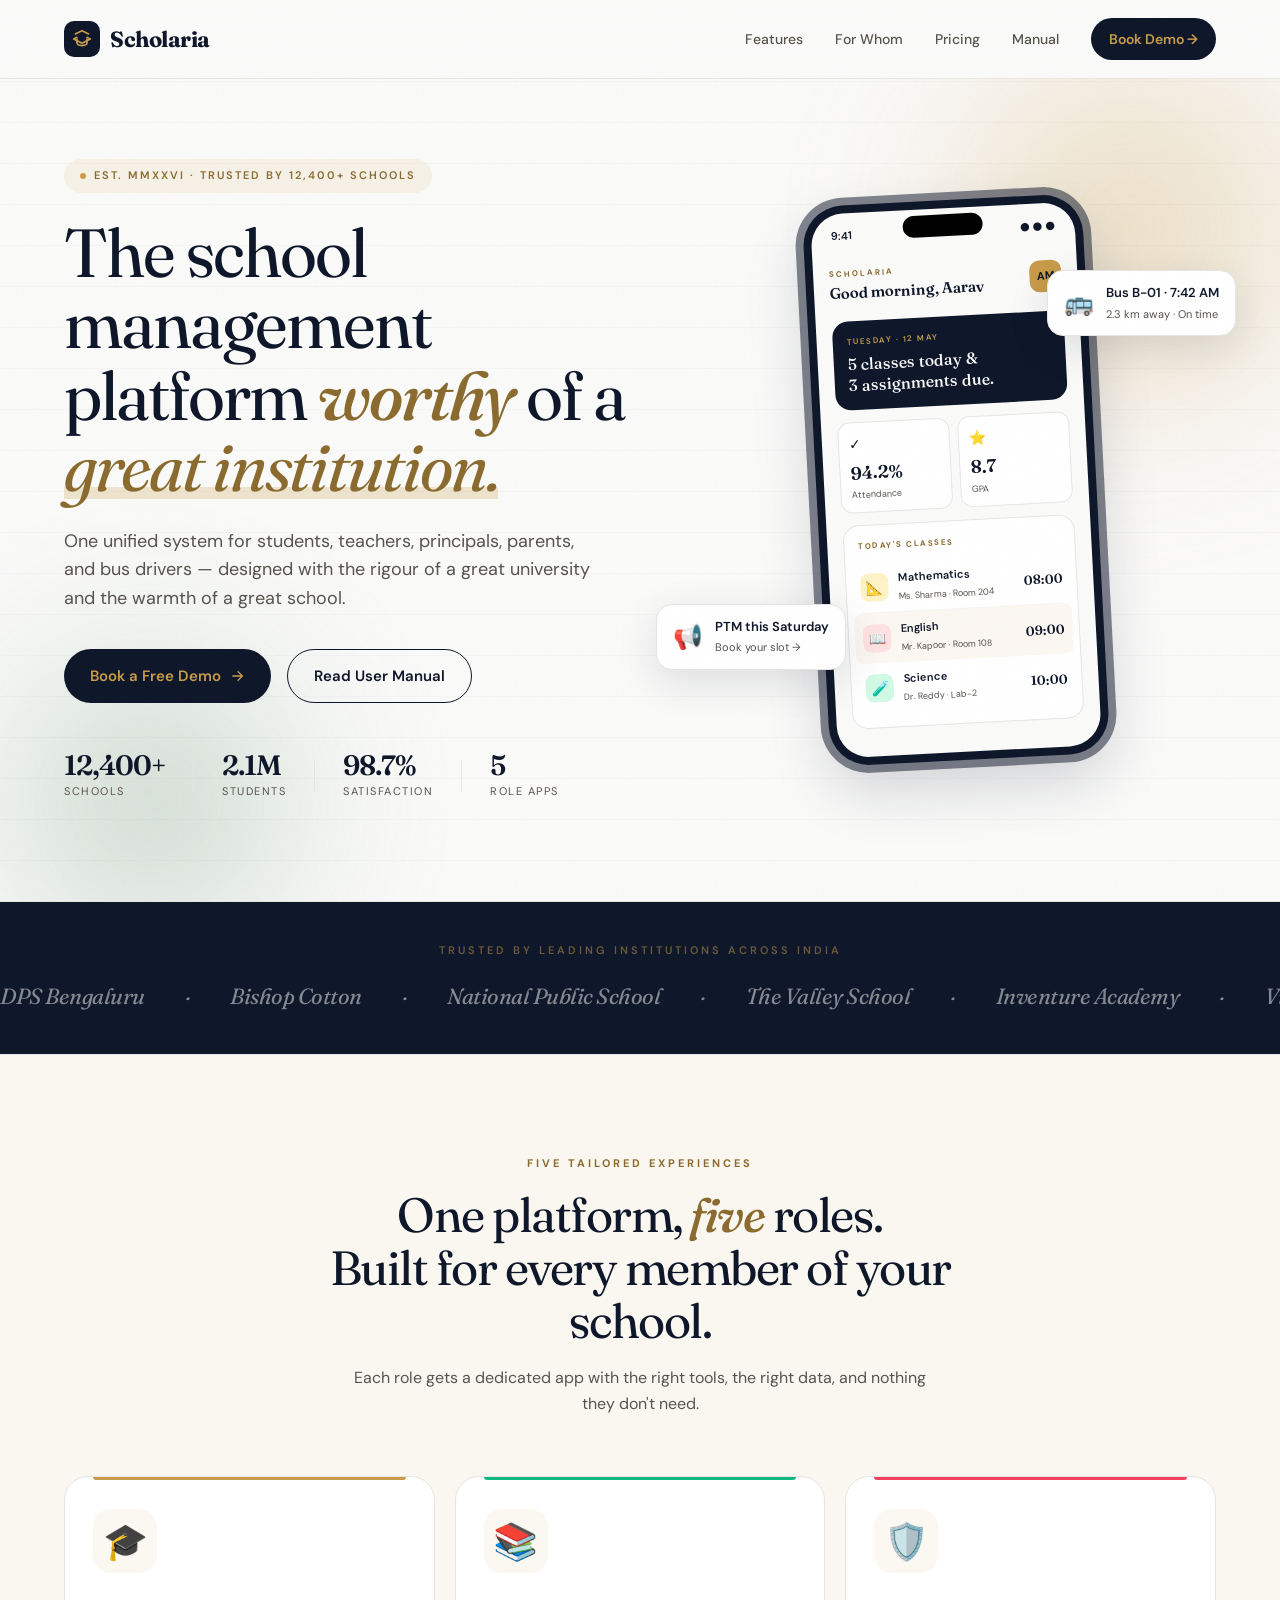
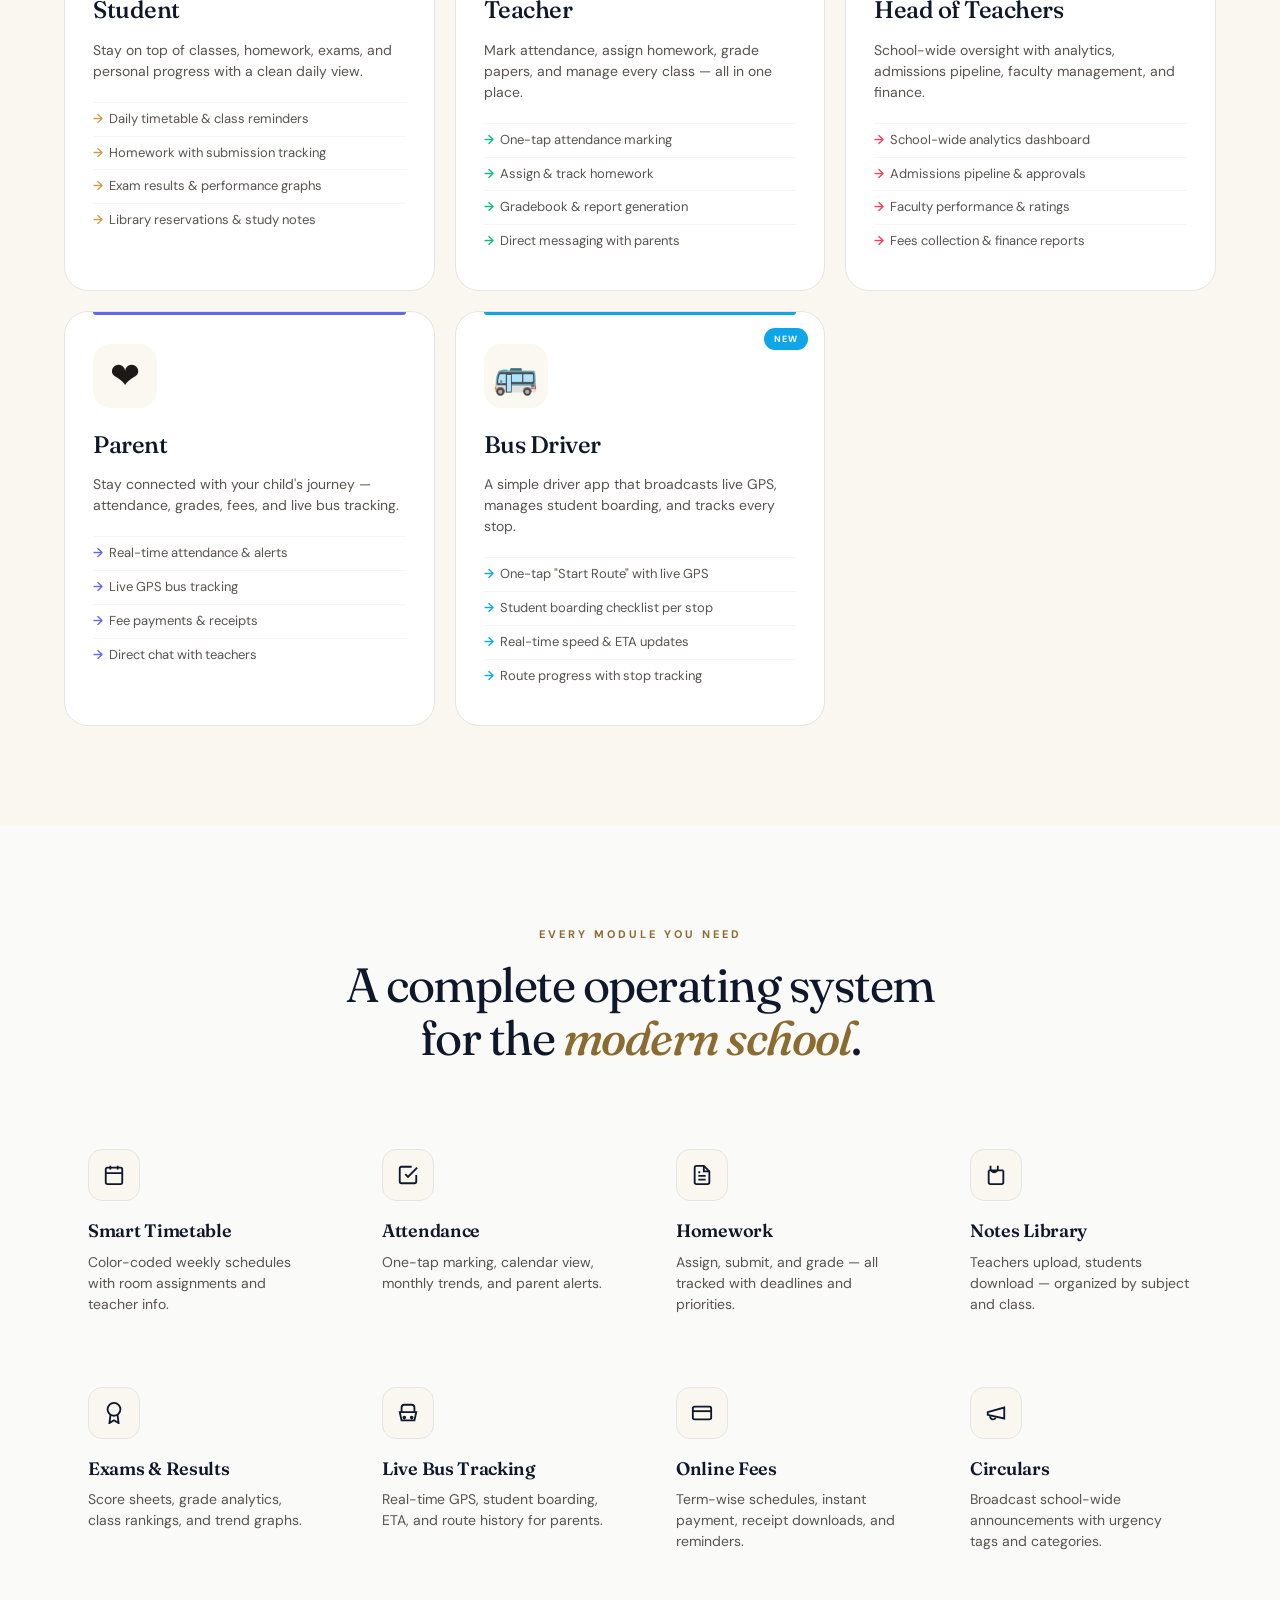
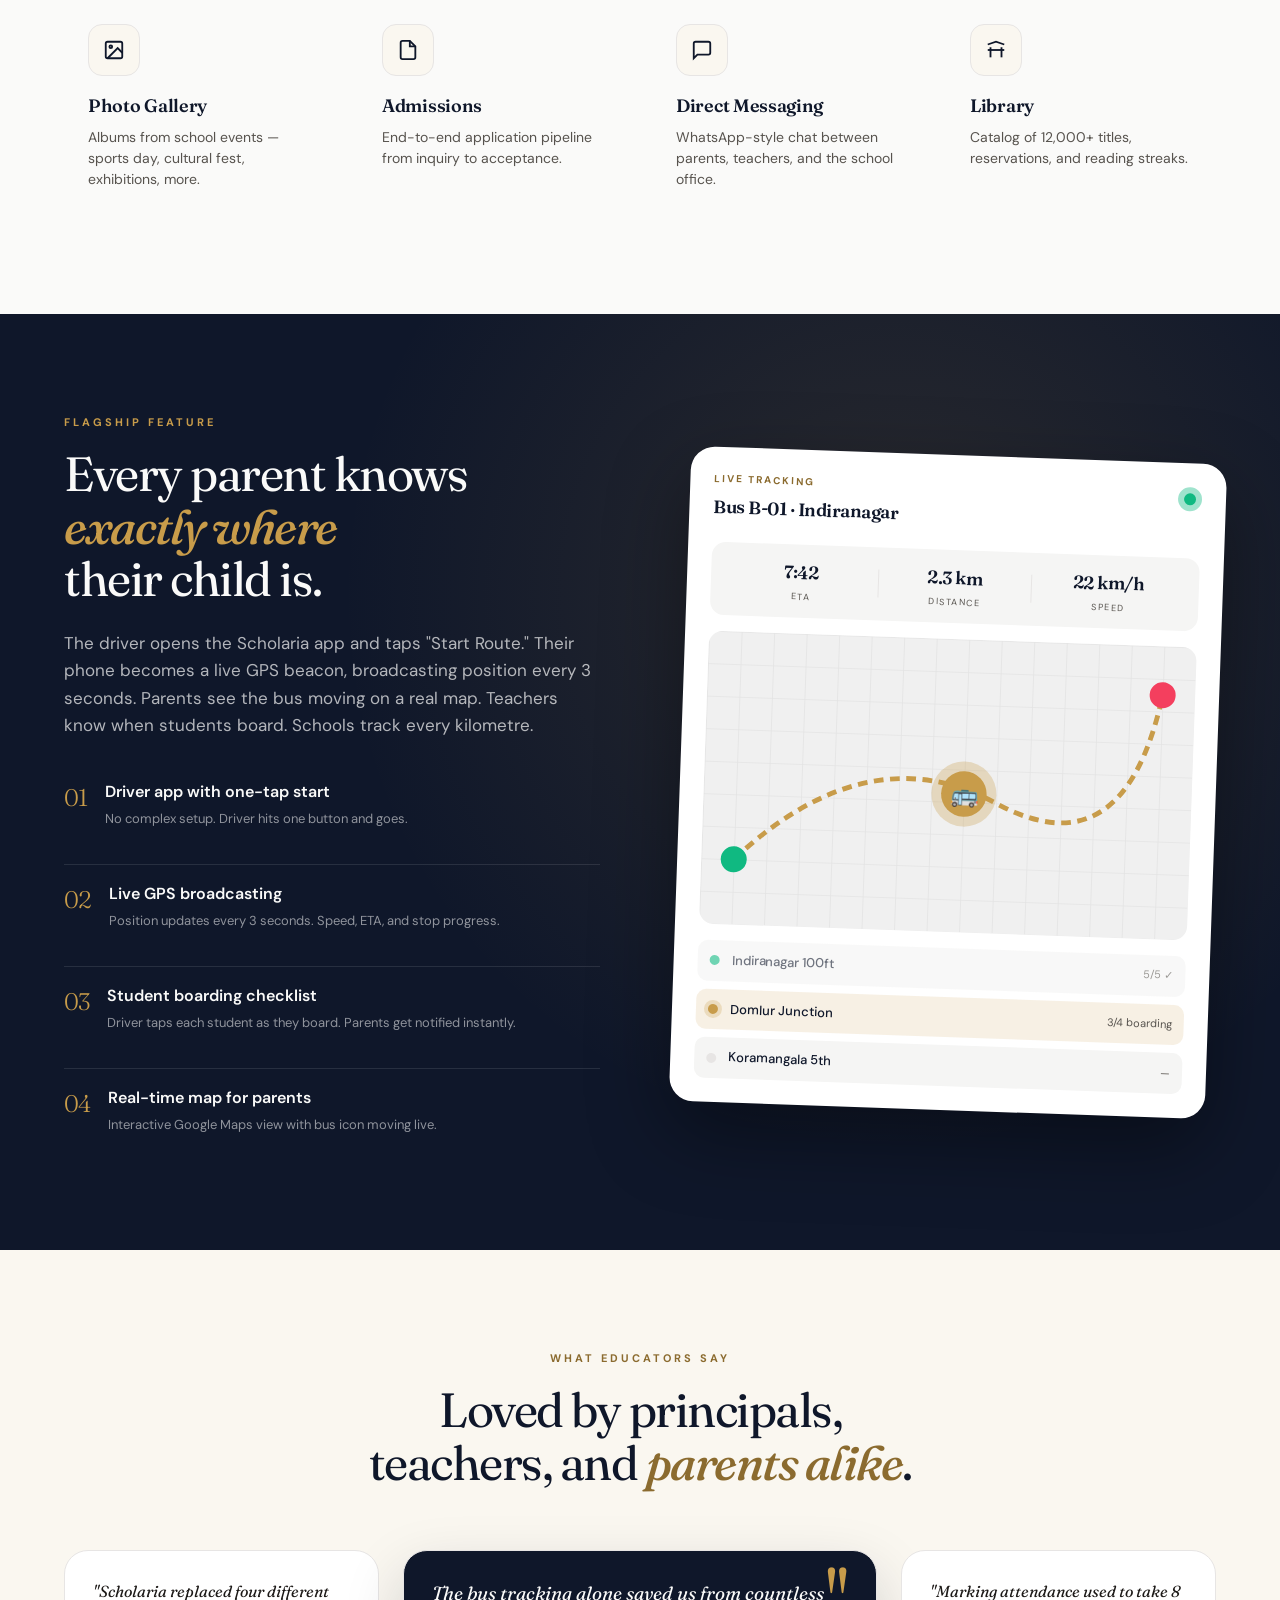
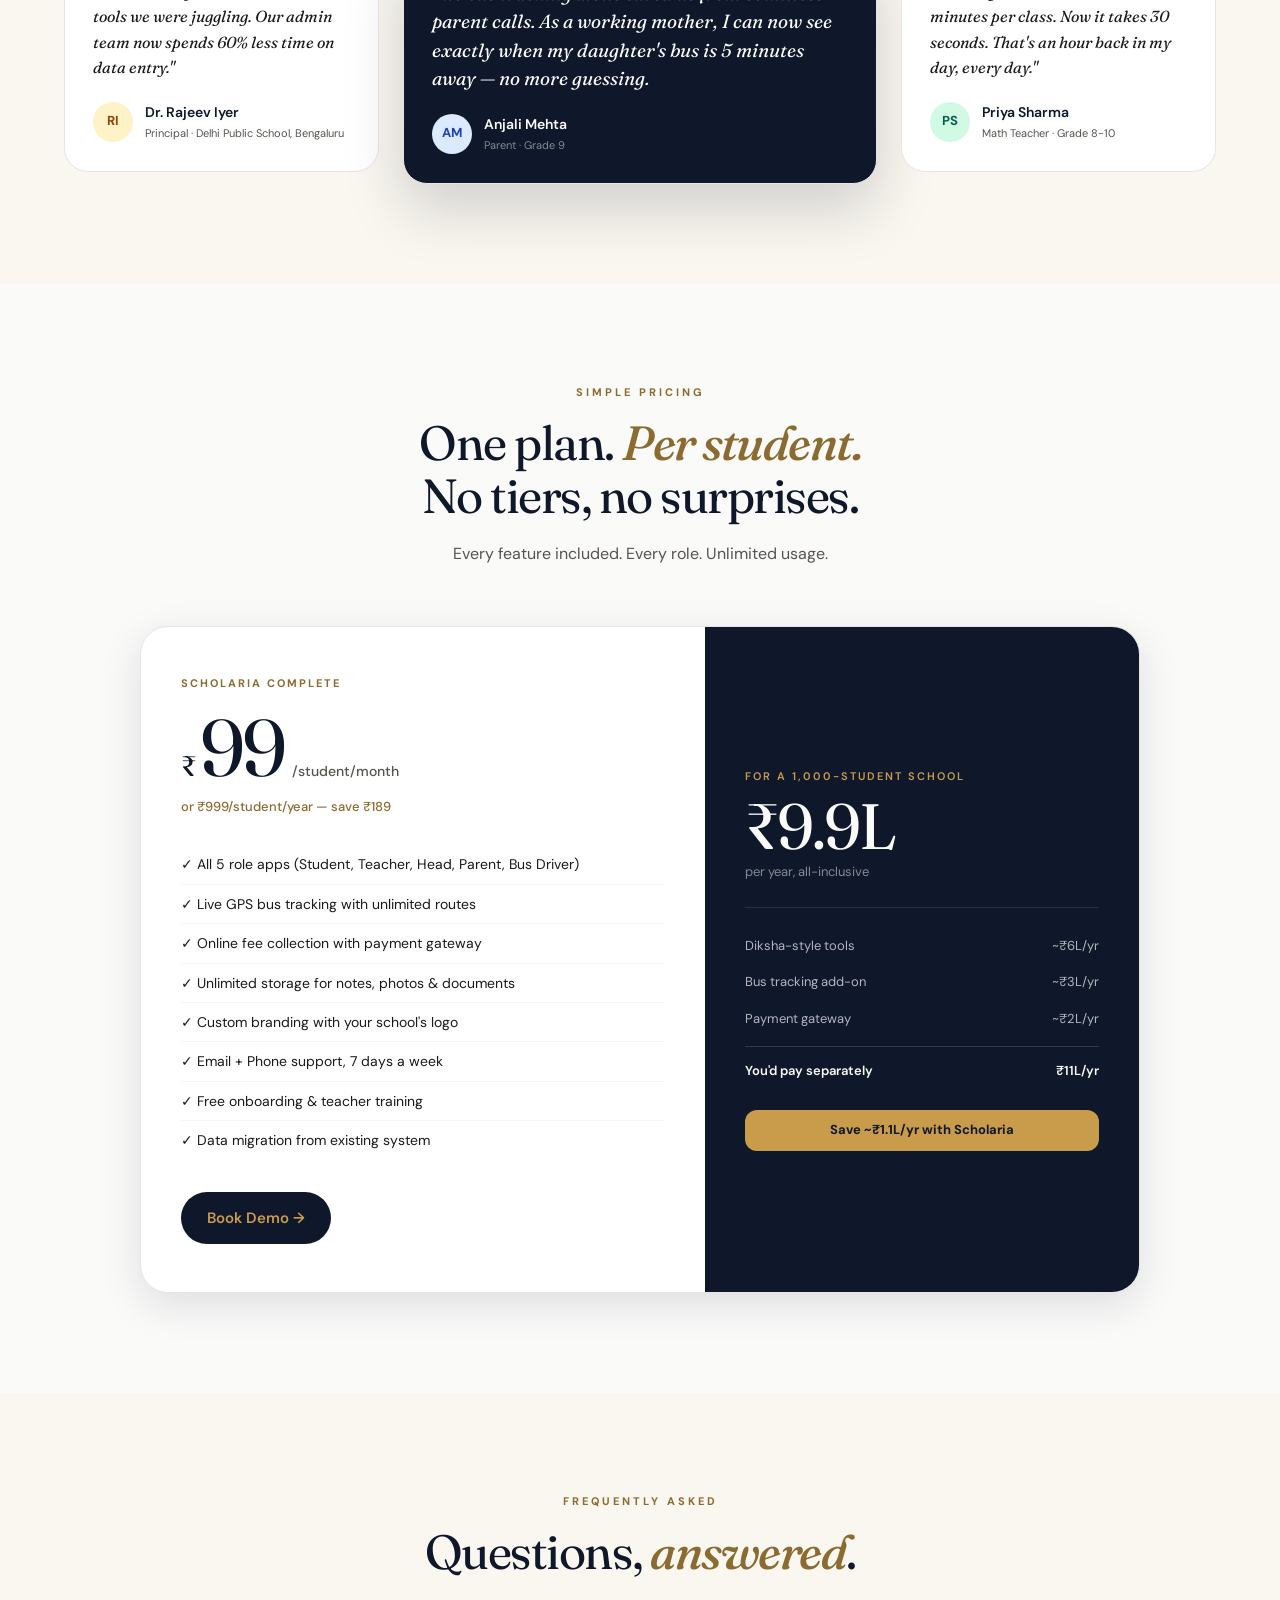
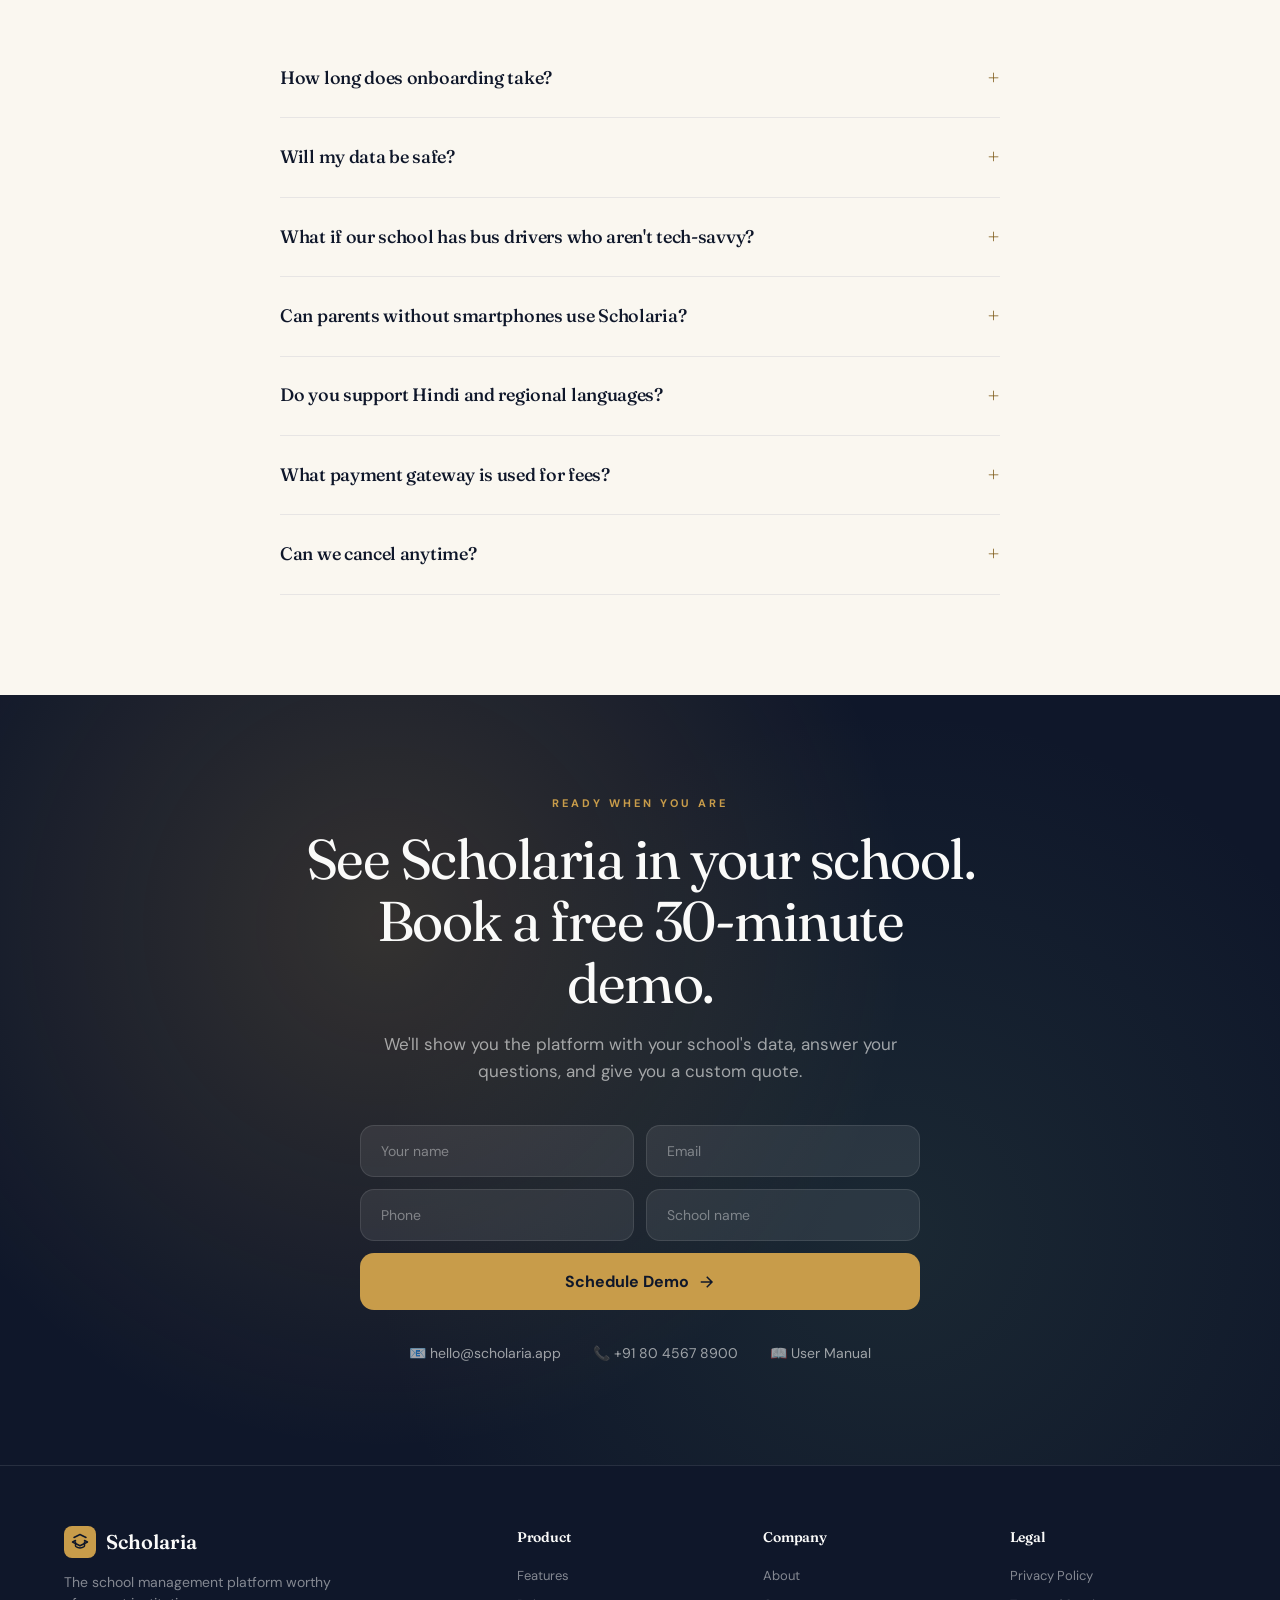
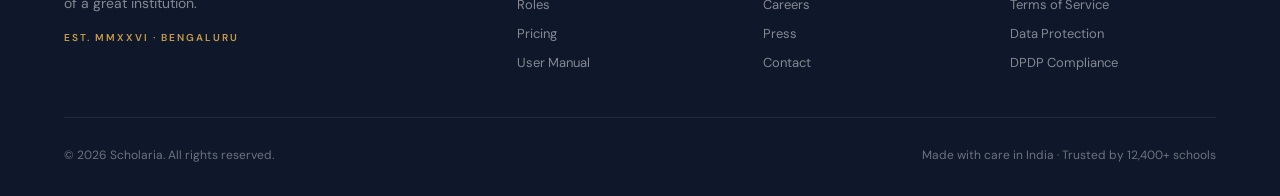
<file: index.html>
<!DOCTYPE html>
<html lang="en">
<head>
  <meta charset="UTF-8" /> 
  <meta name="viewport" content="width=device-width, initial-scale=1.0" />

  <!-- Primary SEO -->
  <title>Scholaria — Modern School Management Software for India | Student, Teacher, Parent, Bus Tracking</title>
  <meta name="description" content="Scholaria is a world-class school management platform with apps for students, teachers, parents, principals, and bus drivers. Live GPS bus tracking, attendance, homework, fees, and analytics. Used by 12,400+ schools across India." />
  <meta name="keywords" content="school management software, school ERP India, student management system, parent app, teacher app, bus tracking app, attendance app, online fees, Scholaria, Diksha alternative, Vidyalaya alternative, MySchool app" />
  <meta name="author" content="Scholaria" />
  <meta name="robots" content="index, follow, max-snippet:-1, max-image-preview:large, max-video-preview:-1" />
  <link rel="canonical" href="https://scholaria.app/" />

  <!-- Open Graph (Facebook, LinkedIn, WhatsApp) -->
  <meta property="og:type" content="website" />
  <meta property="og:url" content="https://scholaria.app/" />
  <meta property="og:title" content="Scholaria — Modern School Management Software" />
  <meta property="og:description" content="One unified platform for students, faculty, leadership, families, and bus drivers. Live GPS bus tracking, attendance, homework, fees, and analytics." />
  <meta property="og:image" content="https://scholaria.app/og-image.png" />
  <meta property="og:locale" content="en_IN" />
  <meta property="og:site_name" content="Scholaria" />

  <!-- Twitter Card -->
  <meta name="twitter:card" content="summary_large_image" />
  <meta name="twitter:url" content="https://scholaria.app/" />
  <meta name="twitter:title" content="Scholaria — Modern School Management Software" />
  <meta name="twitter:description" content="One unified platform for students, faculty, leadership, families, and bus drivers." />
  <meta name="twitter:image" content="https://scholaria.app/og-image.png" />

  <!-- Theme & Icons -->
  <meta name="theme-color" content="#0f172a" />
  <link rel="icon" type="image/svg+xml" href="data:image/svg+xml,<svg xmlns='http://www.w3.org/2000/svg' viewBox='0 0 100 100'><rect width='100' height='100' rx='20' fill='%23c89c4a'/><text x='50' y='66' font-size='52' text-anchor='middle' fill='%230f172a' font-family='Georgia, serif' font-weight='bold'>S</text></svg>" />
  <link rel="apple-touch-icon" href="data:image/svg+xml,<svg xmlns='http://www.w3.org/2000/svg' viewBox='0 0 100 100'><rect width='100' height='100' rx='20' fill='%23c89c4a'/><text x='50' y='66' font-size='52' text-anchor='middle' fill='%230f172a' font-family='Georgia, serif' font-weight='bold'>S</text></svg>" />

  <!-- Fonts -->
  <link rel="preconnect" href="https://fonts.googleapis.com">
  <link rel="preconnect" href="https://fonts.gstatic.com" crossorigin>
  <link href="https://fonts.googleapis.com/css2?family=Fraunces:opsz,wght@9..144,300;9..144,400;9..144,500;9..144,600;9..144,700;9..144,800;9..144,900&family=DM+Sans:wght@300;400;500;600;700&display=swap" rel="stylesheet">

  <!-- Stylesheet -->
  <link rel="stylesheet" href="styles.css" />

  <!-- JSON-LD Structured Data for SEO -->
  <script type="application/ld+json">
  {
    "@context": "https://schema.org",
    "@type": "SoftwareApplication",
    "name": "Scholaria",
    "applicationCategory": "EducationalApplication",
    "operatingSystem": "Android, iOS, Web",
    "description": "A unified school management platform with apps for students, teachers, parents, principals, and bus drivers featuring live GPS bus tracking, attendance, homework, fees, and analytics.",
    "offers": {
      "@type": "Offer",
      "price": "0",
      "priceCurrency": "INR",
      "description": "Free trial for schools"
    },
    "aggregateRating": {
      "@type": "AggregateRating",
      "ratingValue": "4.8",
      "ratingCount": "12400",
      "bestRating": "5"
    },
    "publisher": {
      "@type": "Organization",
      "name": "Scholaria",
      "url": "https://scholaria.app"
    }
  }
  </script>

  <script type="application/ld+json">
  {
    "@context": "https://schema.org",
    "@type": "Organization",
    "name": "Scholaria",
    "url": "https://scholaria.app",
    "logo": "https://scholaria.app/logo.png",
    "description": "World-class school management software for K-12 schools across India.",
    "address": {
      "@type": "PostalAddress",
      "addressLocality": "Bengaluru",
      "addressRegion": "Karnataka",
      "addressCountry": "IN"
    },
    "contactPoint": {
      "@type": "ContactPoint",
      "telephone": "+91-80-4567-8900",
      "contactType": "customer service",
      "email": "hello@scholaria.app",
      "availableLanguage": ["English", "Hindi"]
    },
    "sameAs": [
      "https://twitter.com/scholaria",
      "https://www.linkedin.com/company/scholaria",
      "https://www.instagram.com/scholaria"
    ]
  }
  </script>
</head>
<body>

  <!-- Decorative grain overlay -->
  <div class="grain" aria-hidden="true"></div>

  <!-- NAVIGATION -->
  <header class="nav">
    <div class="nav-inner">
      <a href="/" class="nav-brand" aria-label="Scholaria home">
        <span class="nav-logo">
          <svg viewBox="0 0 24 24" fill="none" stroke="currentColor" stroke-width="2" stroke-linecap="round" stroke-linejoin="round">
            <path d="m4 6 8-4 8 4"></path><path d="m18 10 4 2-10 5L2 12l4-2"></path>
            <path d="M6 12v5c0 2 6 3 6 3s6-1 6-3v-5"></path>
          </svg>
        </span>
        <span class="nav-name">Scholaria</span>
      </a>
      <nav class="nav-links" aria-label="Main navigation">
        <a href="#features">Features</a>
        <a href="#roles">For Whom</a>
        <a href="#pricing">Pricing</a>
        <a href="manual.html">Manual</a>
        <a href="#contact" class="nav-cta">Book Demo →</a>
      </nav>
      <button class="nav-mobile" aria-label="Open menu" onclick="document.body.classList.toggle('menu-open')">
        <span></span><span></span><span></span>
      </button>
    </div>
  </header>

  <!-- HERO -->
  <section class="hero">
    <div class="hero-bg" aria-hidden="true">
      <div class="hero-blob hero-blob-1"></div>
      <div class="hero-blob hero-blob-2"></div>
      <div class="hero-lines"></div>
    </div>

    <div class="container hero-inner">
      <div class="hero-content">
        <div class="hero-eyebrow">
          <span class="dot"></span>
          <span>EST. MMXXVI · TRUSTED BY 12,400+ SCHOOLS</span>
        </div>
        <h1 class="hero-title">
          The school management<br/>
          platform <em>worthy</em> of a<br/>
          <span class="hero-accent">great institution.</span>
        </h1>
        <p class="hero-sub">
          One unified system for students, teachers, principals, parents, and bus drivers — designed with the rigour of a great university and the warmth of a great school.
        </p>
        <div class="hero-cta">
          <a href="#contact" class="btn btn-primary">
            Book a Free Demo
            <svg viewBox="0 0 24 24" fill="none" stroke="currentColor" stroke-width="2"><path d="M5 12h14M13 5l7 7-7 7"/></svg>
          </a>
          <a href="manual.html" class="btn btn-ghost">Read User Manual</a>
        </div>

        <div class="hero-stats">
          <div class="stat">
            <div class="stat-val">12,400+</div>
            <div class="stat-lbl">Schools</div>
          </div>
          <div class="stat-divider"></div>
          <div class="stat">
            <div class="stat-val">2.1M</div>
            <div class="stat-lbl">Students</div>
          </div>
          <div class="stat-divider"></div>
          <div class="stat">
            <div class="stat-val">98.7%</div>
            <div class="stat-lbl">Satisfaction</div>
          </div>
          <div class="stat-divider"></div>
          <div class="stat">
            <div class="stat-val">5</div>
            <div class="stat-lbl">Role Apps</div>
          </div>
        </div>
      </div>

      <!-- Phone mockup -->
      <div class="hero-visual" aria-hidden="true">
        <div class="phone">
          <div class="phone-notch"></div>
          <div class="phone-screen">
            <div class="phone-status">
              <span>9:41</span>
              <span>● ● ●</span>
            </div>
            <div class="phone-content">
              <div class="phone-header">
                <div>
                  <div class="phone-brand">SCHOLARIA</div>
                  <div class="phone-greet">Good morning, Aarav</div>
                </div>
                <div class="phone-avatar">AM</div>
              </div>
              <div class="phone-card phone-card-banner">
                <div class="phone-tag">TUESDAY · 12 MAY</div>
                <div class="phone-h2">5 classes today &<br/>3 assignments due.</div>
              </div>
              <div class="phone-stats">
                <div class="phone-stat">
                  <div class="phone-stat-icon">✓</div>
                  <div class="phone-stat-val">94.2%</div>
                  <div class="phone-stat-lbl">Attendance</div>
                </div>
                <div class="phone-stat">
                  <div class="phone-stat-icon">⭐</div>
                  <div class="phone-stat-val">8.7</div>
                  <div class="phone-stat-lbl">GPA</div>
                </div>
              </div>
              <div class="phone-card">
                <div class="phone-section-label">TODAY'S CLASSES</div>
                <div class="phone-class">
                  <div class="phone-class-icon" style="background:#fef3c7">📐</div>
                  <div class="phone-class-text">
                    <div class="phone-class-subj">Mathematics</div>
                    <div class="phone-class-meta">Ms. Sharma · Room 204</div>
                  </div>
                  <div class="phone-class-time">08:00</div>
                </div>
                <div class="phone-class phone-class-now">
                  <div class="phone-class-icon" style="background:#fee2e2">📖</div>
                  <div class="phone-class-text">
                    <div class="phone-class-subj">English</div>
                    <div class="phone-class-meta">Mr. Kapoor · Room 108</div>
                  </div>
                  <div class="phone-class-time">09:00</div>
                </div>
                <div class="phone-class">
                  <div class="phone-class-icon" style="background:#d1fae5">🧪</div>
                  <div class="phone-class-text">
                    <div class="phone-class-subj">Science</div>
                    <div class="phone-class-meta">Dr. Reddy · Lab-2</div>
                  </div>
                  <div class="phone-class-time">10:00</div>
                </div>
              </div>
            </div>
          </div>
        </div>

        <!-- Floating cards -->
        <div class="float-card float-card-1">
          <div class="float-card-icon">🚌</div>
          <div>
            <div class="float-card-title">Bus B-01 · 7:42 AM</div>
            <div class="float-card-sub">2.3 km away · On time</div>
          </div>
        </div>
        <div class="float-card float-card-2">
          <div class="float-card-icon">📢</div>
          <div>
            <div class="float-card-title">PTM this Saturday</div>
            <div class="float-card-sub">Book your slot →</div>
          </div>
        </div>
      </div>
    </div>
  </section>

  <!-- TRUSTED BY MARQUEE -->
  <section class="trust-bar">
    <p class="trust-bar-label">TRUSTED BY LEADING INSTITUTIONS ACROSS INDIA</p>
    <div class="marquee" aria-hidden="true">
      <div class="marquee-track">
        <span>DPS Bengaluru</span><span>·</span>
        <span>Bishop Cotton</span><span>·</span>
        <span>National Public School</span><span>·</span>
        <span>The Valley School</span><span>·</span>
        <span>Inventure Academy</span><span>·</span>
        <span>Vidyashilp</span><span>·</span>
        <span>Greenwood High</span><span>·</span>
        <span>Mallya Aditi</span><span>·</span>
        <span>Stonehill International</span><span>·</span>
        <span>Indus International</span><span>·</span>
        <!-- repeat for seamless loop -->
        <span>DPS Bengaluru</span><span>·</span>
        <span>Bishop Cotton</span><span>·</span>
        <span>National Public School</span><span>·</span>
        <span>The Valley School</span><span>·</span>
        <span>Inventure Academy</span><span>·</span>
      </div>
    </div>
  </section>

  <!-- ROLES SECTION -->
  <section id="roles" class="roles-section">
    <div class="container">
      <div class="section-header">
        <div class="section-eyebrow">FIVE TAILORED EXPERIENCES</div>
        <h2 class="section-title">One platform, <em>five</em> roles.<br/>Built for every member of your school.</h2>
        <p class="section-sub">Each role gets a dedicated app with the right tools, the right data, and nothing they don't need.</p>
      </div>

      <div class="roles-grid">
        <article class="role-card" style="--accent: #c89c4a">
          <div class="role-icon">🎓</div>
          <h3>Student</h3>
          <p>Stay on top of classes, homework, exams, and personal progress with a clean daily view.</p>
          <ul>
            <li>Daily timetable & class reminders</li>
            <li>Homework with submission tracking</li>
            <li>Exam results & performance graphs</li>
            <li>Library reservations & study notes</li>
          </ul>
        </article>

        <article class="role-card" style="--accent: #10b981">
          <div class="role-icon">📚</div>
          <h3>Teacher</h3>
          <p>Mark attendance, assign homework, grade papers, and manage every class — all in one place.</p>
          <ul>
            <li>One-tap attendance marking</li>
            <li>Assign & track homework</li>
            <li>Gradebook & report generation</li>
            <li>Direct messaging with parents</li>
          </ul>
        </article>

        <article class="role-card" style="--accent: #f43f5e">
          <div class="role-icon">🛡️</div>
          <h3>Head of Teachers</h3>
          <p>School-wide oversight with analytics, admissions pipeline, faculty management, and finance.</p>
          <ul>
            <li>School-wide analytics dashboard</li>
            <li>Admissions pipeline & approvals</li>
            <li>Faculty performance & ratings</li>
            <li>Fees collection & finance reports</li>
          </ul>
        </article>

        <article class="role-card" style="--accent: #6366f1">
          <div class="role-icon">❤️</div>
          <h3>Parent</h3>
          <p>Stay connected with your child's journey — attendance, grades, fees, and live bus tracking.</p>
          <ul>
            <li>Real-time attendance & alerts</li>
            <li>Live GPS bus tracking</li>
            <li>Fee payments & receipts</li>
            <li>Direct chat with teachers</li>
          </ul>
        </article>

        <article class="role-card role-card-new" style="--accent: #0ea5e9">
          <div class="role-badge">NEW</div>
          <div class="role-icon">🚌</div>
          <h3>Bus Driver</h3>
          <p>A simple driver app that broadcasts live GPS, manages student boarding, and tracks every stop.</p>
          <ul>
            <li>One-tap "Start Route" with live GPS</li>
            <li>Student boarding checklist per stop</li>
            <li>Real-time speed & ETA updates</li>
            <li>Route progress with stop tracking</li>
          </ul>
        </article>
      </div>
    </div>
  </section>

  <!-- FEATURES -->
  <section id="features" class="features-section">
    <div class="container">
      <div class="section-header">
        <div class="section-eyebrow">EVERY MODULE YOU NEED</div>
        <h2 class="section-title">A complete operating system<br/>for the <em>modern school</em>.</h2>
      </div>

      <div class="features-grid">
        <div class="feature">
          <div class="feature-icon-wrap">
            <svg viewBox="0 0 24 24" fill="none" stroke="currentColor" stroke-width="2"><rect x="3" y="4" width="18" height="18" rx="2"/><path d="M16 2v4M8 2v4M3 10h18"/></svg>
          </div>
          <h4>Smart Timetable</h4>
          <p>Color-coded weekly schedules with room assignments and teacher info.</p>
        </div>
        <div class="feature">
          <div class="feature-icon-wrap">
            <svg viewBox="0 0 24 24" fill="none" stroke="currentColor" stroke-width="2"><path d="M9 11l3 3L22 4"/><path d="M21 12v7a2 2 0 0 1-2 2H5a2 2 0 0 1-2-2V5a2 2 0 0 1 2-2h11"/></svg>
          </div>
          <h4>Attendance</h4>
          <p>One-tap marking, calendar view, monthly trends, and parent alerts.</p>
        </div>
        <div class="feature">
          <div class="feature-icon-wrap">
            <svg viewBox="0 0 24 24" fill="none" stroke="currentColor" stroke-width="2"><path d="M14 2H6a2 2 0 0 0-2 2v16a2 2 0 0 0 2 2h12a2 2 0 0 0 2-2V8z"/><path d="M14 2v6h6M16 13H8M16 17H8M10 9H8"/></svg>
          </div>
          <h4>Homework</h4>
          <p>Assign, submit, and grade — all tracked with deadlines and priorities.</p>
        </div>
        <div class="feature">
          <div class="feature-icon-wrap">
            <svg viewBox="0 0 24 24" fill="none" stroke="currentColor" stroke-width="2"><path d="M6 2v3a4 4 0 0 0 8 0V2M4 7h16M4 7v13a2 2 0 0 0 2 2h12a2 2 0 0 0 2-2V7"/></svg>
          </div>
          <h4>Notes Library</h4>
          <p>Teachers upload, students download — organized by subject and class.</p>
        </div>
        <div class="feature">
          <div class="feature-icon-wrap">
            <svg viewBox="0 0 24 24" fill="none" stroke="currentColor" stroke-width="2"><circle cx="12" cy="8" r="7"/><path d="M8.21 13.89L7 23l5-3 5 3-1.21-9.12"/></svg>
          </div>
          <h4>Exams & Results</h4>
          <p>Score sheets, grade analytics, class rankings, and trend graphs.</p>
        </div>
        <div class="feature">
          <div class="feature-icon-wrap">
            <svg viewBox="0 0 24 24" fill="none" stroke="currentColor" stroke-width="2"><path d="M3 11h18l-2 9H5l-2-9zM5 11V6a3 3 0 013-3h8a3 3 0 013 3v5"/><circle cx="8" cy="17" r="1"/><circle cx="16" cy="17" r="1"/></svg>
          </div>
          <h4>Live Bus Tracking</h4>
          <p>Real-time GPS, student boarding, ETA, and route history for parents.</p>
        </div>
        <div class="feature">
          <div class="feature-icon-wrap">
            <svg viewBox="0 0 24 24" fill="none" stroke="currentColor" stroke-width="2"><rect x="2" y="5" width="20" height="14" rx="2"/><line x1="2" y1="10" x2="22" y2="10"/></svg>
          </div>
          <h4>Online Fees</h4>
          <p>Term-wise schedules, instant payment, receipt downloads, and reminders.</p>
        </div>
        <div class="feature">
          <div class="feature-icon-wrap">
            <svg viewBox="0 0 24 24" fill="none" stroke="currentColor" stroke-width="2"><path d="M3 11l18-5v12L3 14v-3z"/><path d="M11.6 16.8a3 3 0 1 1-5.8-1.6"/></svg>
          </div>
          <h4>Circulars</h4>
          <p>Broadcast school-wide announcements with urgency tags and categories.</p>
        </div>
        <div class="feature">
          <div class="feature-icon-wrap">
            <svg viewBox="0 0 24 24" fill="none" stroke="currentColor" stroke-width="2"><rect x="3" y="3" width="18" height="18" rx="2"/><circle cx="8.5" cy="8.5" r="1.5"/><path d="M21 15l-5-5L5 21"/></svg>
          </div>
          <h4>Photo Gallery</h4>
          <p>Albums from school events — sports day, cultural fest, exhibitions, more.</p>
        </div>
        <div class="feature">
          <div class="feature-icon-wrap">
            <svg viewBox="0 0 24 24" fill="none" stroke="currentColor" stroke-width="2"><path d="M14 2H6a2 2 0 0 0-2 2v16a2 2 0 0 0 2 2h12a2 2 0 0 0 2-2V8l-6-6z"/><path d="M14 2v6h6"/></svg>
          </div>
          <h4>Admissions</h4>
          <p>End-to-end application pipeline from inquiry to acceptance.</p>
        </div>
        <div class="feature">
          <div class="feature-icon-wrap">
            <svg viewBox="0 0 24 24" fill="none" stroke="currentColor" stroke-width="2"><path d="M21 15a2 2 0 0 1-2 2H7l-4 4V5a2 2 0 0 1 2-2h14a2 2 0 0 1 2 2z"/></svg>
          </div>
          <h4>Direct Messaging</h4>
          <p>WhatsApp-style chat between parents, teachers, and the school office.</p>
        </div>
        <div class="feature">
          <div class="feature-icon-wrap">
            <svg viewBox="0 0 24 24" fill="none" stroke="currentColor" stroke-width="2"><line x1="3" y1="12" x2="21" y2="12"/><polyline points="3 6 12 3 21 6"/><line x1="6" y1="9" x2="6" y2="20"/><line x1="18" y1="9" x2="18" y2="20"/></svg>
          </div>
          <h4>Library</h4>
          <p>Catalog of 12,000+ titles, reservations, and reading streaks.</p>
        </div>
      </div>
    </div>
  </section>

  <!-- BUS TRACKING SPOTLIGHT -->
  <section class="spotlight">
    <div class="container spotlight-inner">
      <div class="spotlight-content">
        <div class="section-eyebrow">FLAGSHIP FEATURE</div>
        <h2 class="section-title spotlight-title">
          Every parent knows<br/>
          <em>exactly where</em><br/>
          their child is.
        </h2>
        <p class="spotlight-sub">
          The driver opens the Scholaria app and taps "Start Route." Their phone becomes a live GPS beacon, broadcasting position every 3 seconds. Parents see the bus moving on a real map. Teachers know when students board. Schools track every kilometre.
        </p>

        <div class="spotlight-features">
          <div class="spotlight-feat">
            <span class="spotlight-feat-num">01</span>
            <div>
              <strong>Driver app with one-tap start</strong>
              <p>No complex setup. Driver hits one button and goes.</p>
            </div>
          </div>
          <div class="spotlight-feat">
            <span class="spotlight-feat-num">02</span>
            <div>
              <strong>Live GPS broadcasting</strong>
              <p>Position updates every 3 seconds. Speed, ETA, and stop progress.</p>
            </div>
          </div>
          <div class="spotlight-feat">
            <span class="spotlight-feat-num">03</span>
            <div>
              <strong>Student boarding checklist</strong>
              <p>Driver taps each student as they board. Parents get notified instantly.</p>
            </div>
          </div>
          <div class="spotlight-feat">
            <span class="spotlight-feat-num">04</span>
            <div>
              <strong>Real-time map for parents</strong>
              <p>Interactive Google Maps view with bus icon moving live.</p>
            </div>
          </div>
        </div>
      </div>

      <div class="spotlight-visual" aria-hidden="true">
        <div class="bus-card">
          <div class="bus-card-header">
            <div>
              <div class="bus-label">LIVE TRACKING</div>
              <div class="bus-title">Bus B-01 · Indiranagar</div>
            </div>
            <div class="pulse-dot">
              <span class="pulse-ring"></span>
              <span class="pulse-core"></span>
            </div>
          </div>
          <div class="bus-stats">
            <div><div class="bus-stat-v">7:42</div><div class="bus-stat-l">ETA</div></div>
            <div class="bus-stat-div"></div>
            <div><div class="bus-stat-v">2.3 km</div><div class="bus-stat-l">DISTANCE</div></div>
            <div class="bus-stat-div"></div>
            <div><div class="bus-stat-v">22 km/h</div><div class="bus-stat-l">SPEED</div></div>
          </div>
          <div class="bus-map">
            <svg viewBox="0 0 300 180" xmlns="http://www.w3.org/2000/svg">
              <defs>
                <pattern id="grid" width="20" height="20" patternUnits="userSpaceOnUse">
                  <path d="M 20 0 L 0 0 0 20" fill="none" stroke="rgba(0,0,0,0.05)" stroke-width="1"/>
                </pattern>
              </defs>
              <rect width="300" height="180" fill="url(#grid)"/>
              <path d="M 20 140 Q 100 60, 180 100 T 280 30" stroke="#c89c4a" stroke-width="3" fill="none" stroke-dasharray="6 4"/>
              <circle cx="20" cy="140" r="8" fill="#10b981"/>
              <circle cx="280" cy="30" r="8" fill="#f43f5e"/>
              <g transform="translate(160, 95)">
                <circle r="20" fill="#c89c4a" opacity="0.3"/>
                <circle r="14" fill="#c89c4a"/>
                <text y="5" text-anchor="middle" fill="white" font-size="14">🚌</text>
              </g>
            </svg>
          </div>
          <div class="bus-stops">
            <div class="bus-stop done">
              <div class="bus-stop-dot done"></div>
              <div class="bus-stop-name">Indiranagar 100ft</div>
              <div class="bus-stop-status">5/5 ✓</div>
            </div>
            <div class="bus-stop current">
              <div class="bus-stop-dot current"></div>
              <div class="bus-stop-name">Domlur Junction</div>
              <div class="bus-stop-status">3/4 boarding</div>
            </div>
            <div class="bus-stop">
              <div class="bus-stop-dot"></div>
              <div class="bus-stop-name">Koramangala 5th</div>
              <div class="bus-stop-status">—</div>
            </div>
          </div>
        </div>
      </div>
    </div>
  </section>

  <!-- TESTIMONIALS -->
  <section class="testimonials">
    <div class="container">
      <div class="section-header">
        <div class="section-eyebrow">WHAT EDUCATORS SAY</div>
        <h2 class="section-title">Loved by principals,<br/>teachers, and <em>parents alike</em>.</h2>
      </div>

      <div class="testimonial-grid">
        <blockquote>
          <p>"Scholaria replaced four different tools we were juggling. Our admin team now spends 60% less time on data entry."</p>
          <footer>
            <div class="avatar-circle" style="background:#fef3c7;color:#92400e">RI</div>
            <div>
              <strong>Dr. Rajeev Iyer</strong>
              <span>Principal · Delhi Public School, Bengaluru</span>
            </div>
          </footer>
        </blockquote>

        <blockquote class="testimonial-featured">
          <div class="quote-mark">"</div>
          <p>The bus tracking alone saved us from countless parent calls. As a working mother, I can now see exactly when my daughter's bus is 5 minutes away — no more guessing.</p>
          <footer>
            <div class="avatar-circle" style="background:#dbeafe;color:#1e40af">AM</div>
            <div>
              <strong>Anjali Mehta</strong>
              <span>Parent · Grade 9</span>
            </div>
          </footer>
        </blockquote>

        <blockquote>
          <p>"Marking attendance used to take 8 minutes per class. Now it takes 30 seconds. That's an hour back in my day, every day."</p>
          <footer>
            <div class="avatar-circle" style="background:#d1fae5;color:#065f46">PS</div>
            <div>
              <strong>Priya Sharma</strong>
              <span>Math Teacher · Grade 8-10</span>
            </div>
          </footer>
        </blockquote>
      </div>
    </div>
  </section>

  <!-- PRICING -->
  <section id="pricing" class="pricing-section">
    <div class="container">
      <div class="section-header">
        <div class="section-eyebrow">SIMPLE PRICING</div>
        <h2 class="section-title">One plan. <em>Per student.</em><br/>No tiers, no surprises.</h2>
        <p class="section-sub">Every feature included. Every role. Unlimited usage.</p>
      </div>

      <div class="pricing-card">
        <div class="pricing-left">
          <div class="pricing-tag">SCHOLARIA COMPLETE</div>
          <div class="pricing-price">
            <span class="rupee">₹</span><span class="amount">99</span><span class="period">/student/month</span>
          </div>
          <p class="pricing-yearly">or ₹999/student/year — save ₹189</p>
          <ul class="pricing-list">
            <li>✓ All 5 role apps (Student, Teacher, Head, Parent, Bus Driver)</li>
            <li>✓ Live GPS bus tracking with unlimited routes</li>
            <li>✓ Online fee collection with payment gateway</li>
            <li>✓ Unlimited storage for notes, photos & documents</li>
            <li>✓ Custom branding with your school's logo</li>
            <li>✓ Email + Phone support, 7 days a week</li>
            <li>✓ Free onboarding & teacher training</li>
            <li>✓ Data migration from existing system</li>
          </ul>
          <a href="#contact" class="btn btn-primary">Book Demo →</a>
        </div>
        <div class="pricing-right">
          <div class="pricing-savings">
            <div class="pricing-savings-label">FOR A 1,000-STUDENT SCHOOL</div>
            <div class="pricing-savings-num">₹9.9L</div>
            <div class="pricing-savings-sub">per year, all-inclusive</div>
            <div class="pricing-divider"></div>
            <div class="pricing-compare">
              <div class="pricing-compare-row">
                <span>Diksha-style tools</span><span>~₹6L/yr</span>
              </div>
              <div class="pricing-compare-row">
                <span>Bus tracking add-on</span><span>~₹3L/yr</span>
              </div>
              <div class="pricing-compare-row">
                <span>Payment gateway</span><span>~₹2L/yr</span>
              </div>
              <div class="pricing-compare-row total">
                <span>You'd pay separately</span><span>₹11L/yr</span>
              </div>
            </div>
            <div class="pricing-badge">Save ~₹1.1L/yr with Scholaria</div>
          </div>
        </div>
      </div>
    </div>
  </section>

  <!-- FAQ -->
  <section class="faq">
    <div class="container">
      <div class="section-header">
        <div class="section-eyebrow">FREQUENTLY ASKED</div>
        <h2 class="section-title">Questions, <em>answered</em>.</h2>
      </div>

      <div class="faq-list">
        <details>
          <summary>How long does onboarding take?</summary>
          <p>Typically 7-14 days. Our team handles data migration from your existing system, sets up classes and rosters, trains your faculty (2-3 sessions), and launches the parent app via WhatsApp invites.</p>
        </details>
        <details>
          <summary>Will my data be safe?</summary>
          <p>Yes. All data is encrypted in transit (TLS 1.3) and at rest (AES-256). We're hosted on AWS Mumbai region, fully compliant with India's DPDP Act 2023. You own your data — export anytime.</p>
        </details>
        <details>
          <summary>What if our school has bus drivers who aren't tech-savvy?</summary>
          <p>The driver app is purposefully simple: one big "Start Route" button, a list of stops, and student names. No typing, no menus. Most drivers learn it in under 5 minutes.</p>
        </details>
        <details>
          <summary>Can parents without smartphones use Scholaria?</summary>
          <p>Yes. Parents can opt-in to SMS notifications for attendance, fees, and emergencies. Critical updates work without the app.</p>
        </details>
        <details>
          <summary>Do you support Hindi and regional languages?</summary>
          <p>The app currently supports English and Hindi. Kannada, Tamil, Telugu, and Marathi are on our 2026 roadmap.</p>
        </details>
        <details>
          <summary>What payment gateway is used for fees?</summary>
          <p>We integrate with Razorpay (default) and PayU. Schools can also opt for direct bank transfer with UPI verification.</p>
        </details>
        <details>
          <summary>Can we cancel anytime?</summary>
          <p>Yes. No long-term contracts. Pay monthly or yearly. If you cancel, you get a full data export.</p>
        </details>
      </div>
    </div>
  </section>

  <!-- CTA / CONTACT -->
  <section id="contact" class="cta">
    <div class="cta-bg" aria-hidden="true"></div>
    <div class="container cta-inner">
      <div class="section-eyebrow" style="color: var(--gold)">READY WHEN YOU ARE</div>
      <h2 class="cta-title">See Scholaria in your school.<br/>Book a free 30-minute demo.</h2>
      <p class="cta-sub">We'll show you the platform with your school's data, answer your questions, and give you a custom quote.</p>

      <form class="cta-form" onsubmit="event.preventDefault(); alert('Thanks! Our team will reach out within 24 hours.'); this.reset();">
        <input type="text" placeholder="Your name" required />
        <input type="email" placeholder="Email" required />
        <input type="tel" placeholder="Phone" required />
        <input type="text" placeholder="School name" required />
        <button type="submit" class="btn btn-primary btn-large">
          Schedule Demo
          <svg viewBox="0 0 24 24" fill="none" stroke="currentColor" stroke-width="2"><path d="M5 12h14M13 5l7 7-7 7"/></svg>
        </button>
      </form>

      <div class="cta-contacts">
        <a href="mailto:hello@scholaria.app">📧 hello@scholaria.app</a>
        <a href="tel:+918045678900">📞 +91 80 4567 8900</a>
        <a href="manual.html">📖 User Manual</a>
      </div>
    </div>
  </section>

  <!-- FOOTER -->
  <footer class="footer">
    <div class="container">
      <div class="footer-grid">
        <div class="footer-brand">
          <div class="footer-logo-row">
            <span class="footer-logo">
              <svg viewBox="0 0 24 24" fill="none" stroke="currentColor" stroke-width="2" stroke-linecap="round" stroke-linejoin="round">
                <path d="m4 6 8-4 8 4"></path><path d="m18 10 4 2-10 5L2 12l4-2"></path>
                <path d="M6 12v5c0 2 6 3 6 3s6-1 6-3v-5"></path>
              </svg>
            </span>
            <span class="footer-name">Scholaria</span>
          </div>
          <p>The school management platform worthy of a great institution.</p>
          <p class="footer-tagline">EST. MMXXVI · BENGALURU</p>
        </div>

        <div class="footer-col">
          <h5>Product</h5>
          <a href="#features">Features</a>
          <a href="#roles">Roles</a>
          <a href="#pricing">Pricing</a>
          <a href="manual.html">User Manual</a>
        </div>
        <div class="footer-col">
          <h5>Company</h5>
          <a href="#">About</a>
          <a href="#">Careers</a>
          <a href="#">Press</a>
          <a href="#">Contact</a>
        </div>
        <div class="footer-col">
          <h5>Legal</h5>
          <a href="#">Privacy Policy</a>
          <a href="#">Terms of Service</a>
          <a href="#">Data Protection</a>
          <a href="#">DPDP Compliance</a>
        </div>
      </div>

      <div class="footer-bottom">
        <p>© 2026 Scholaria. All rights reserved.</p>
        <p>Made with care in India · Trusted by 12,400+ schools</p>
      </div>
    </div>
  </footer>

  <script src="script.js" defer></script>
</body>
</html>
</file>
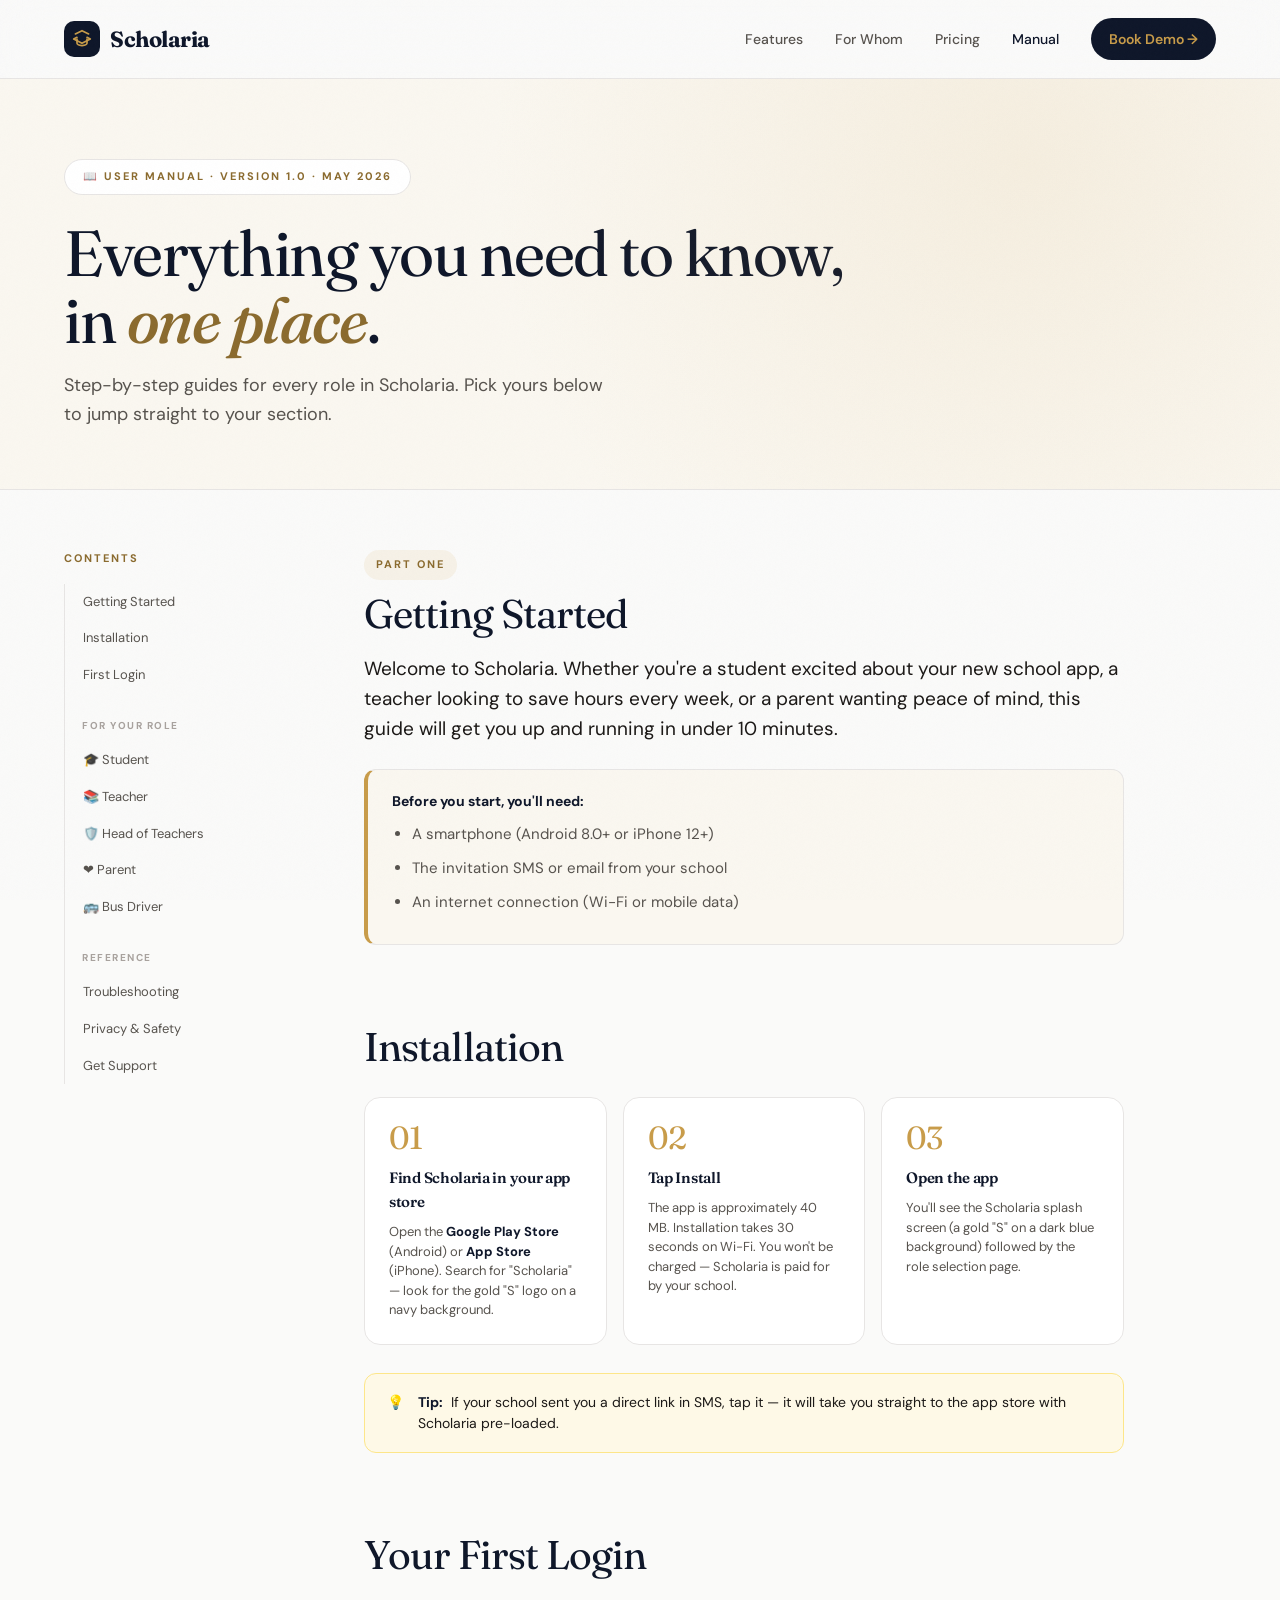
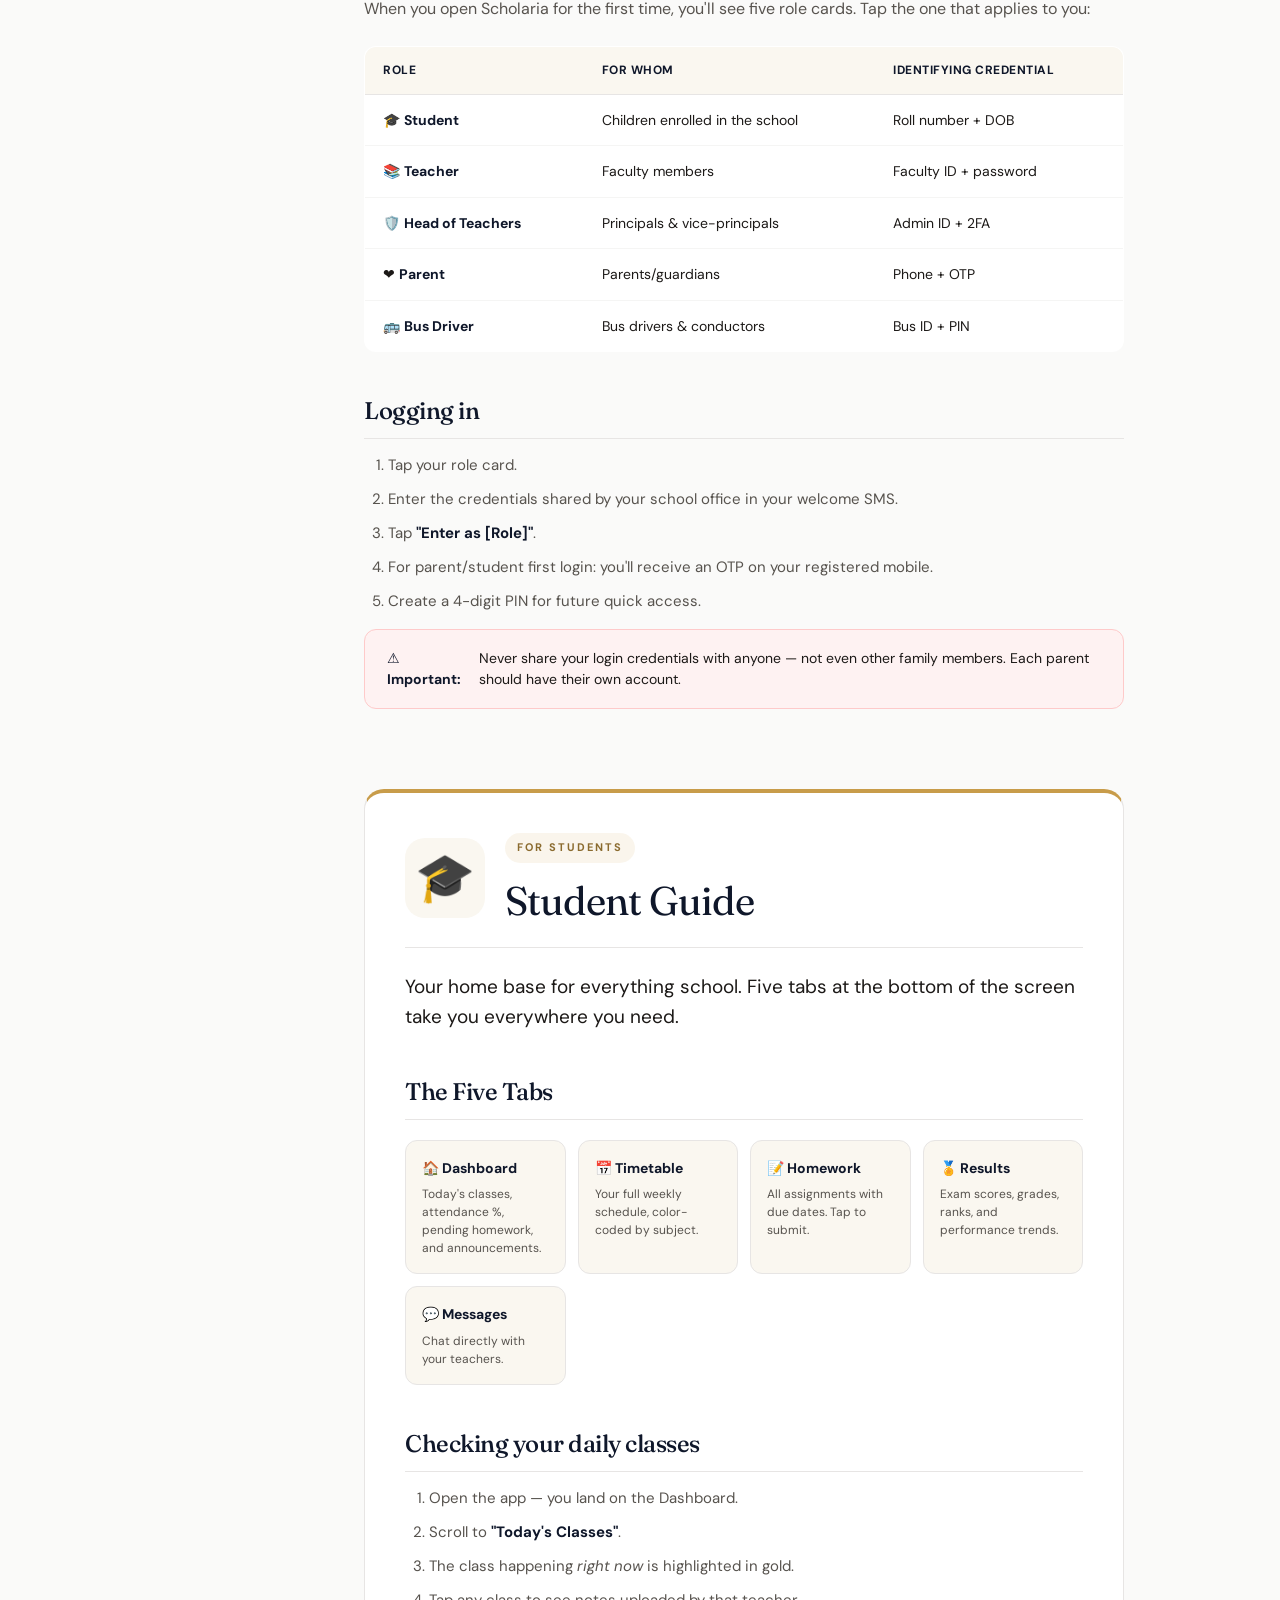
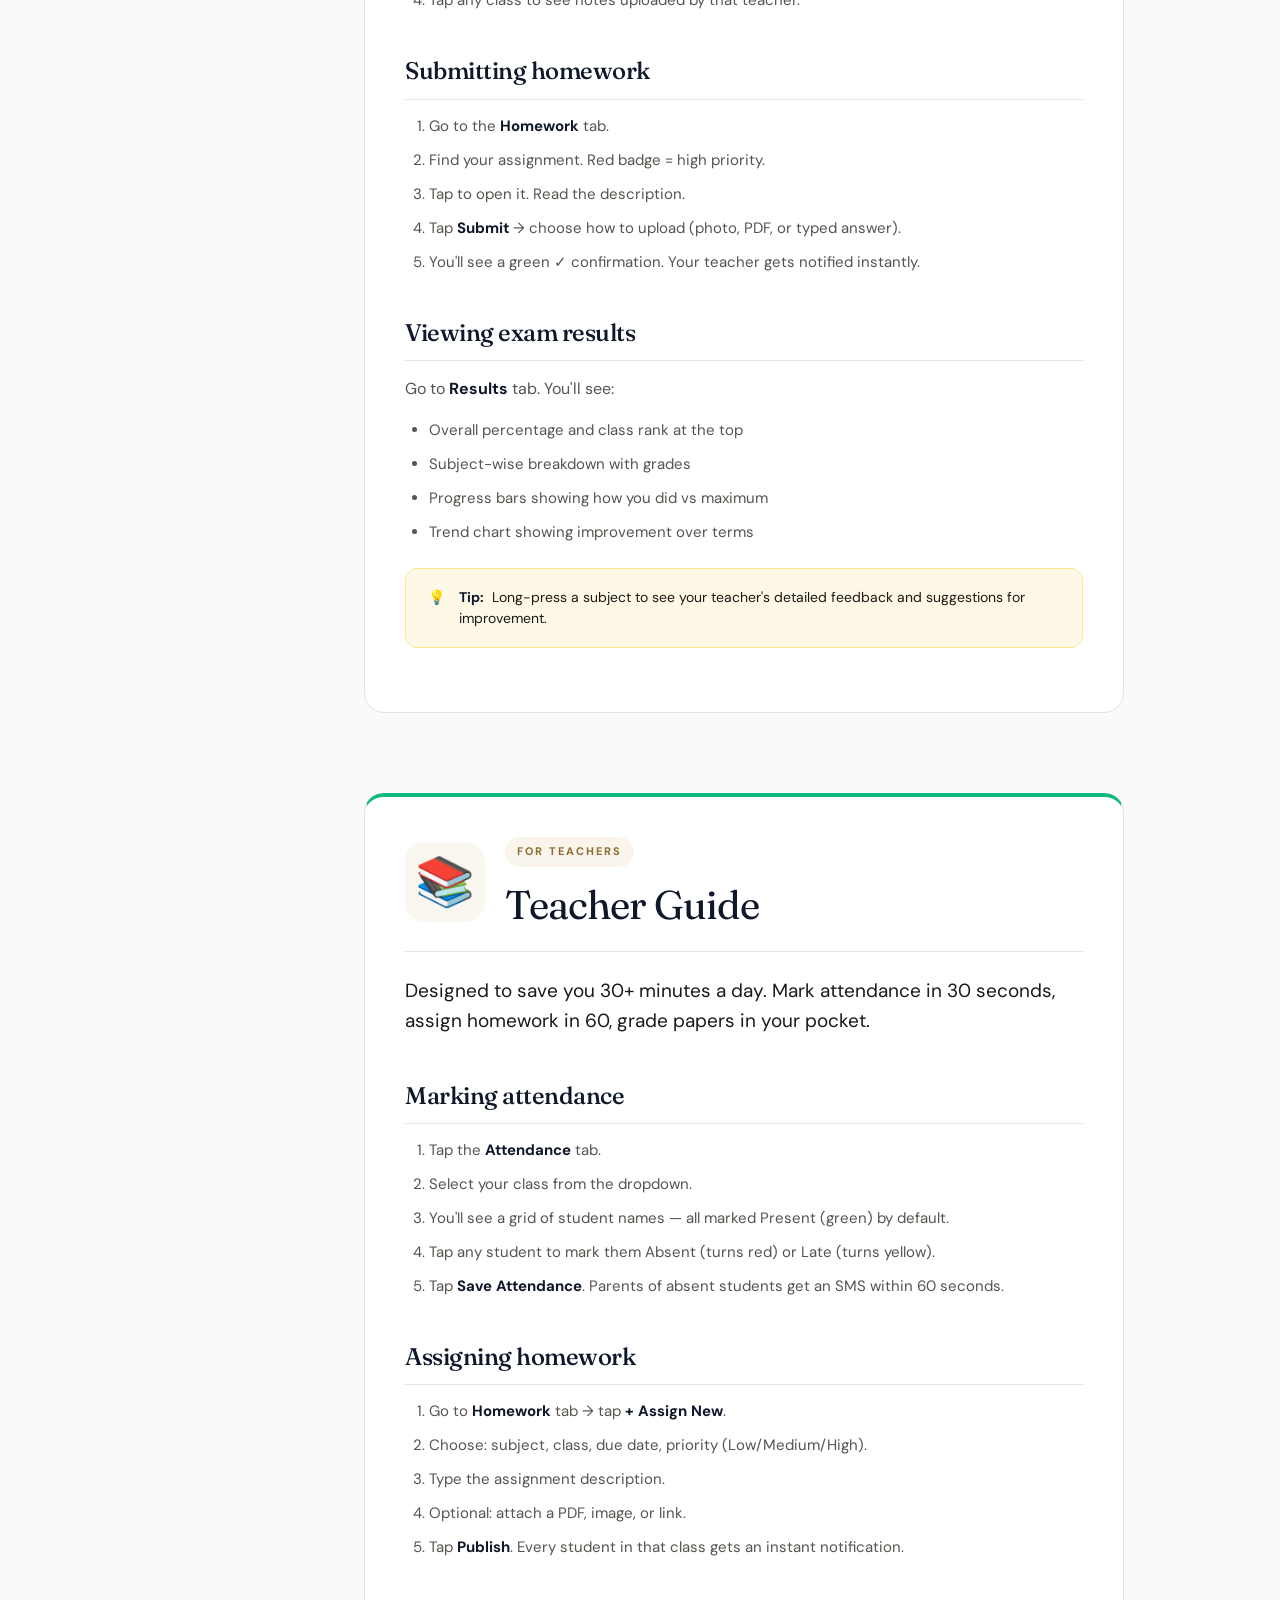
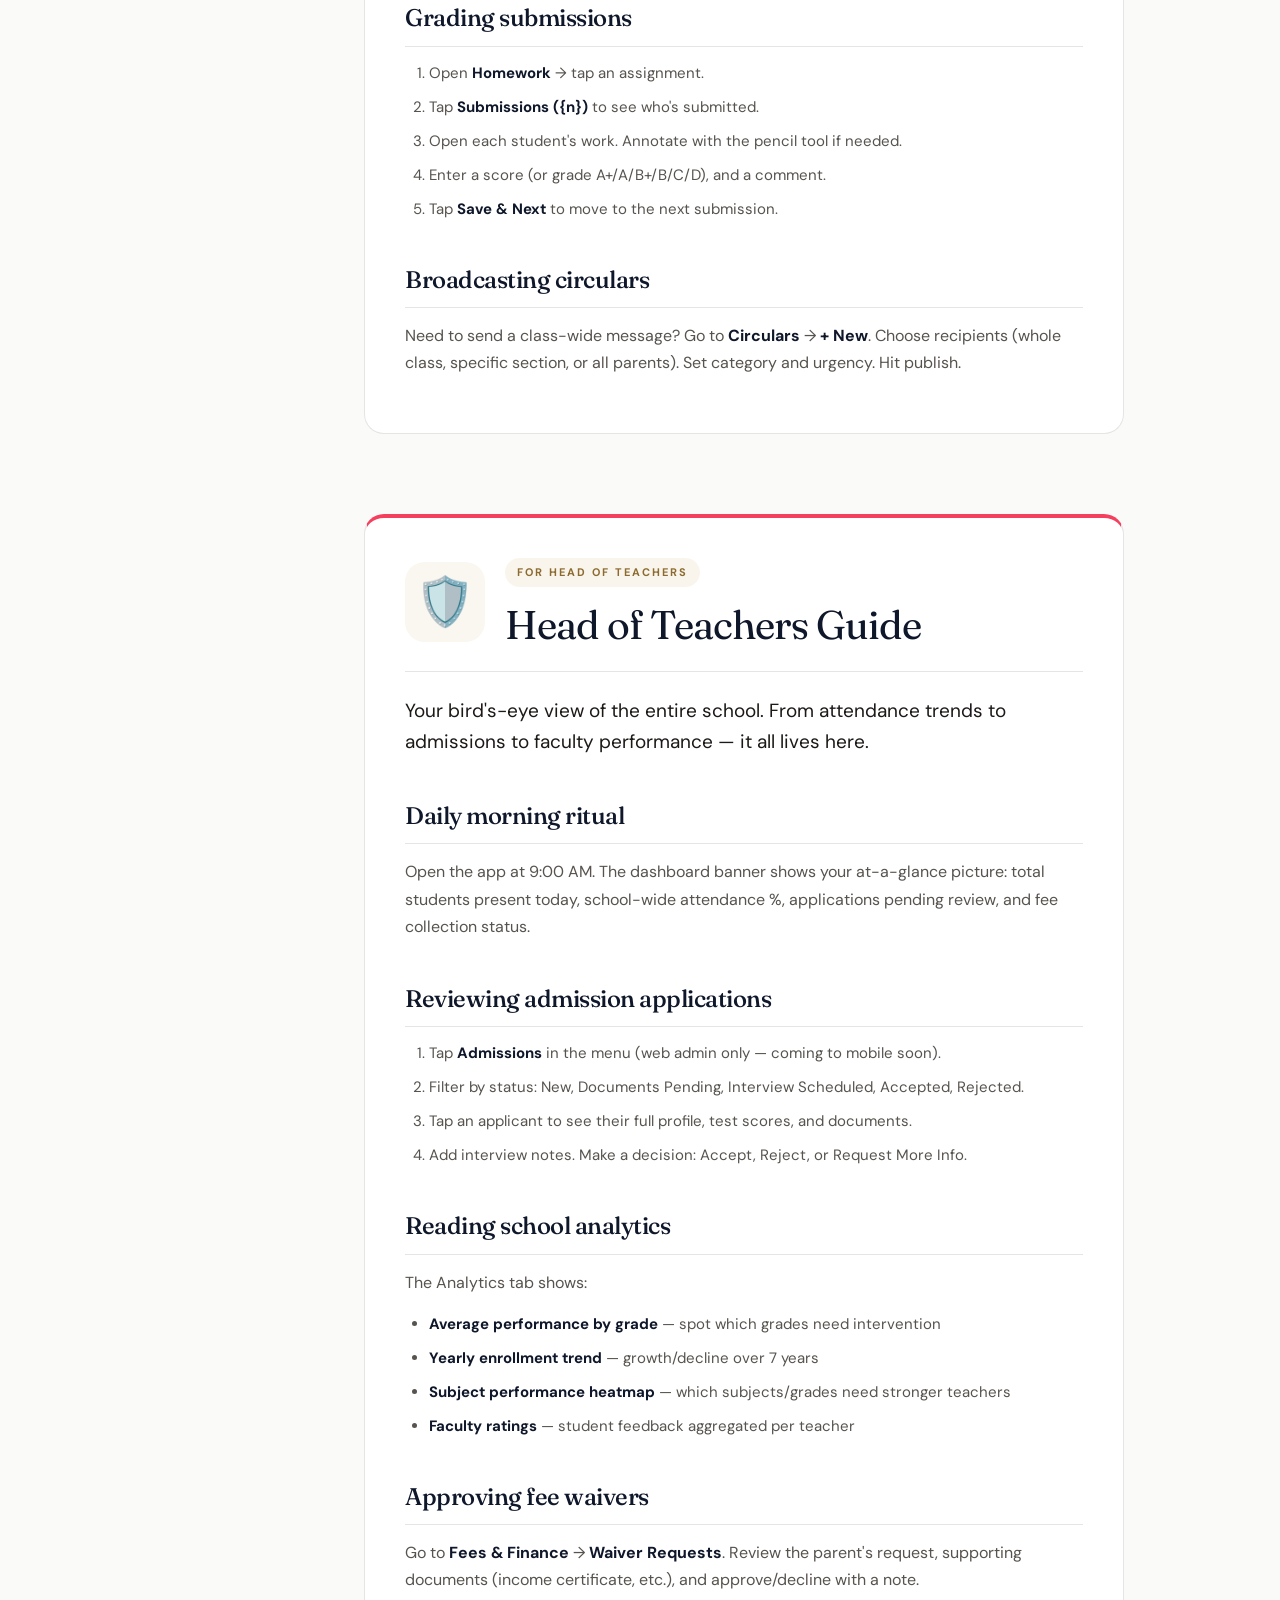
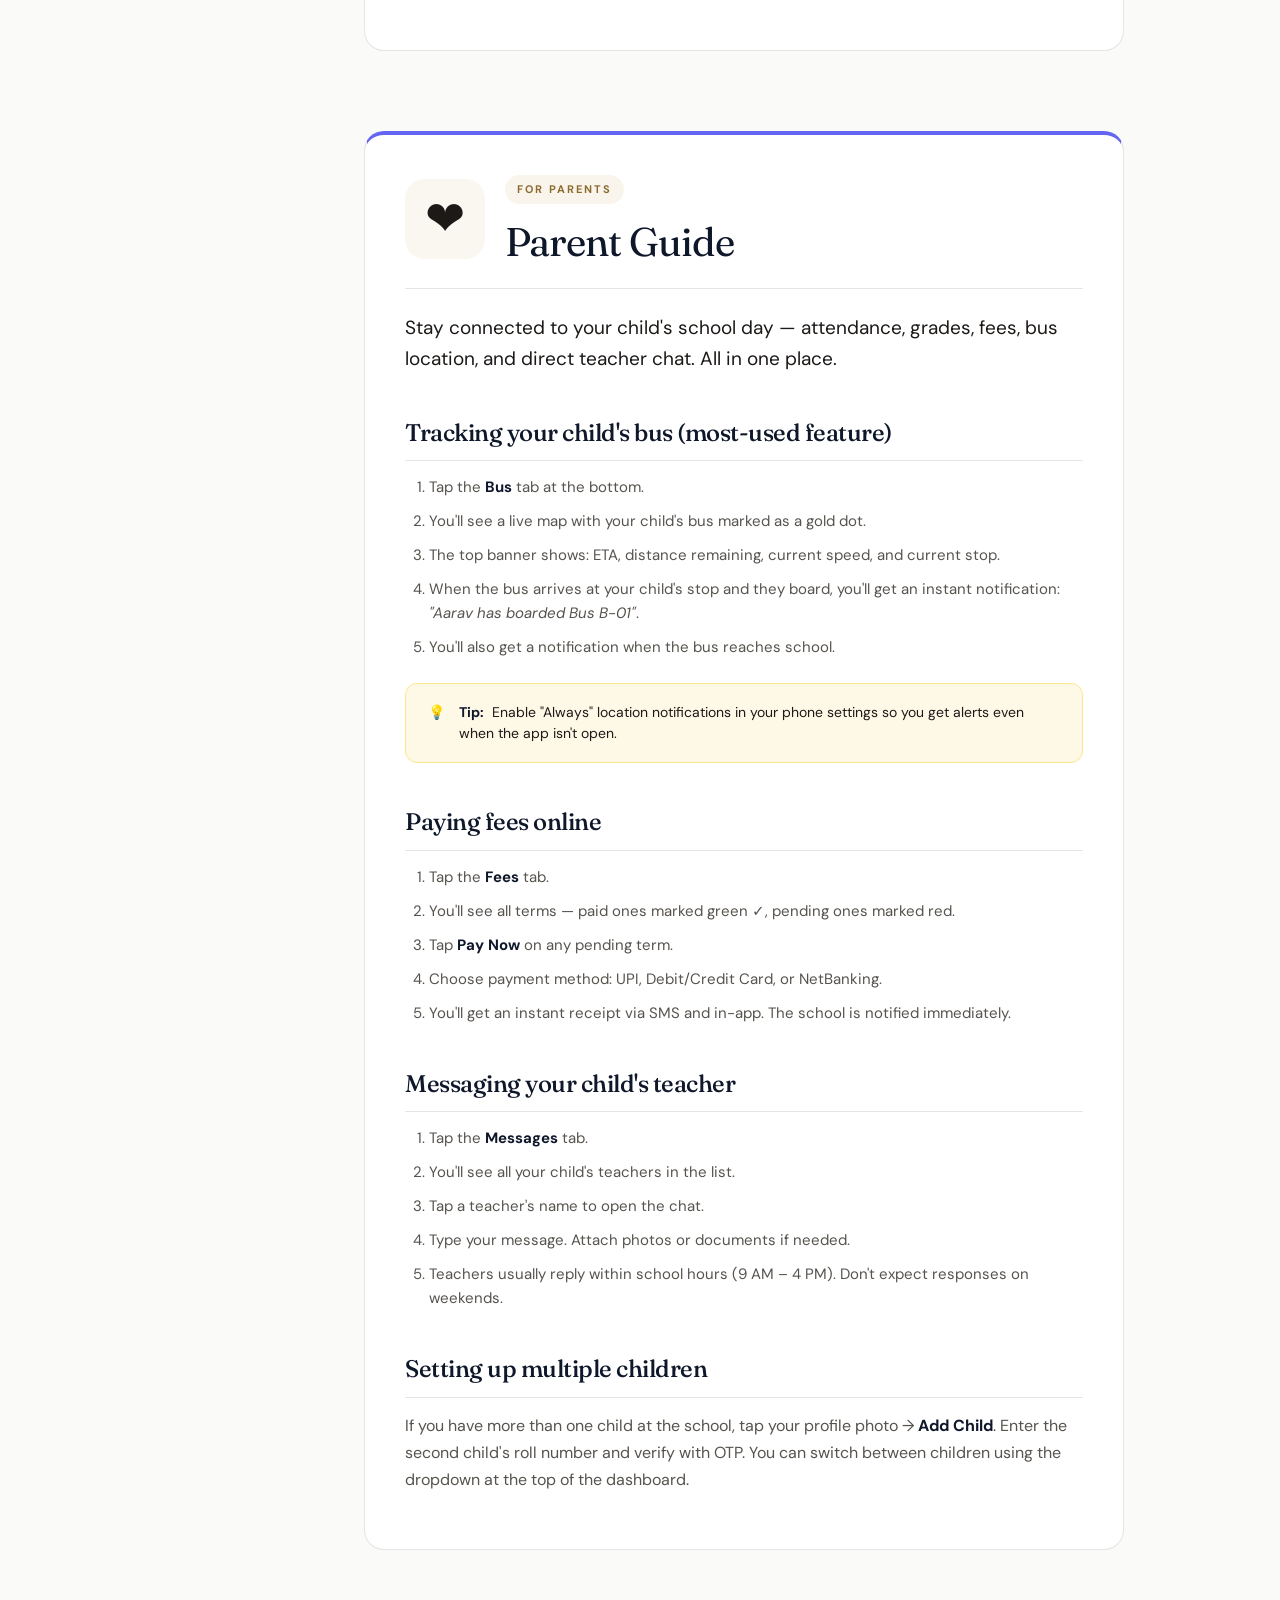
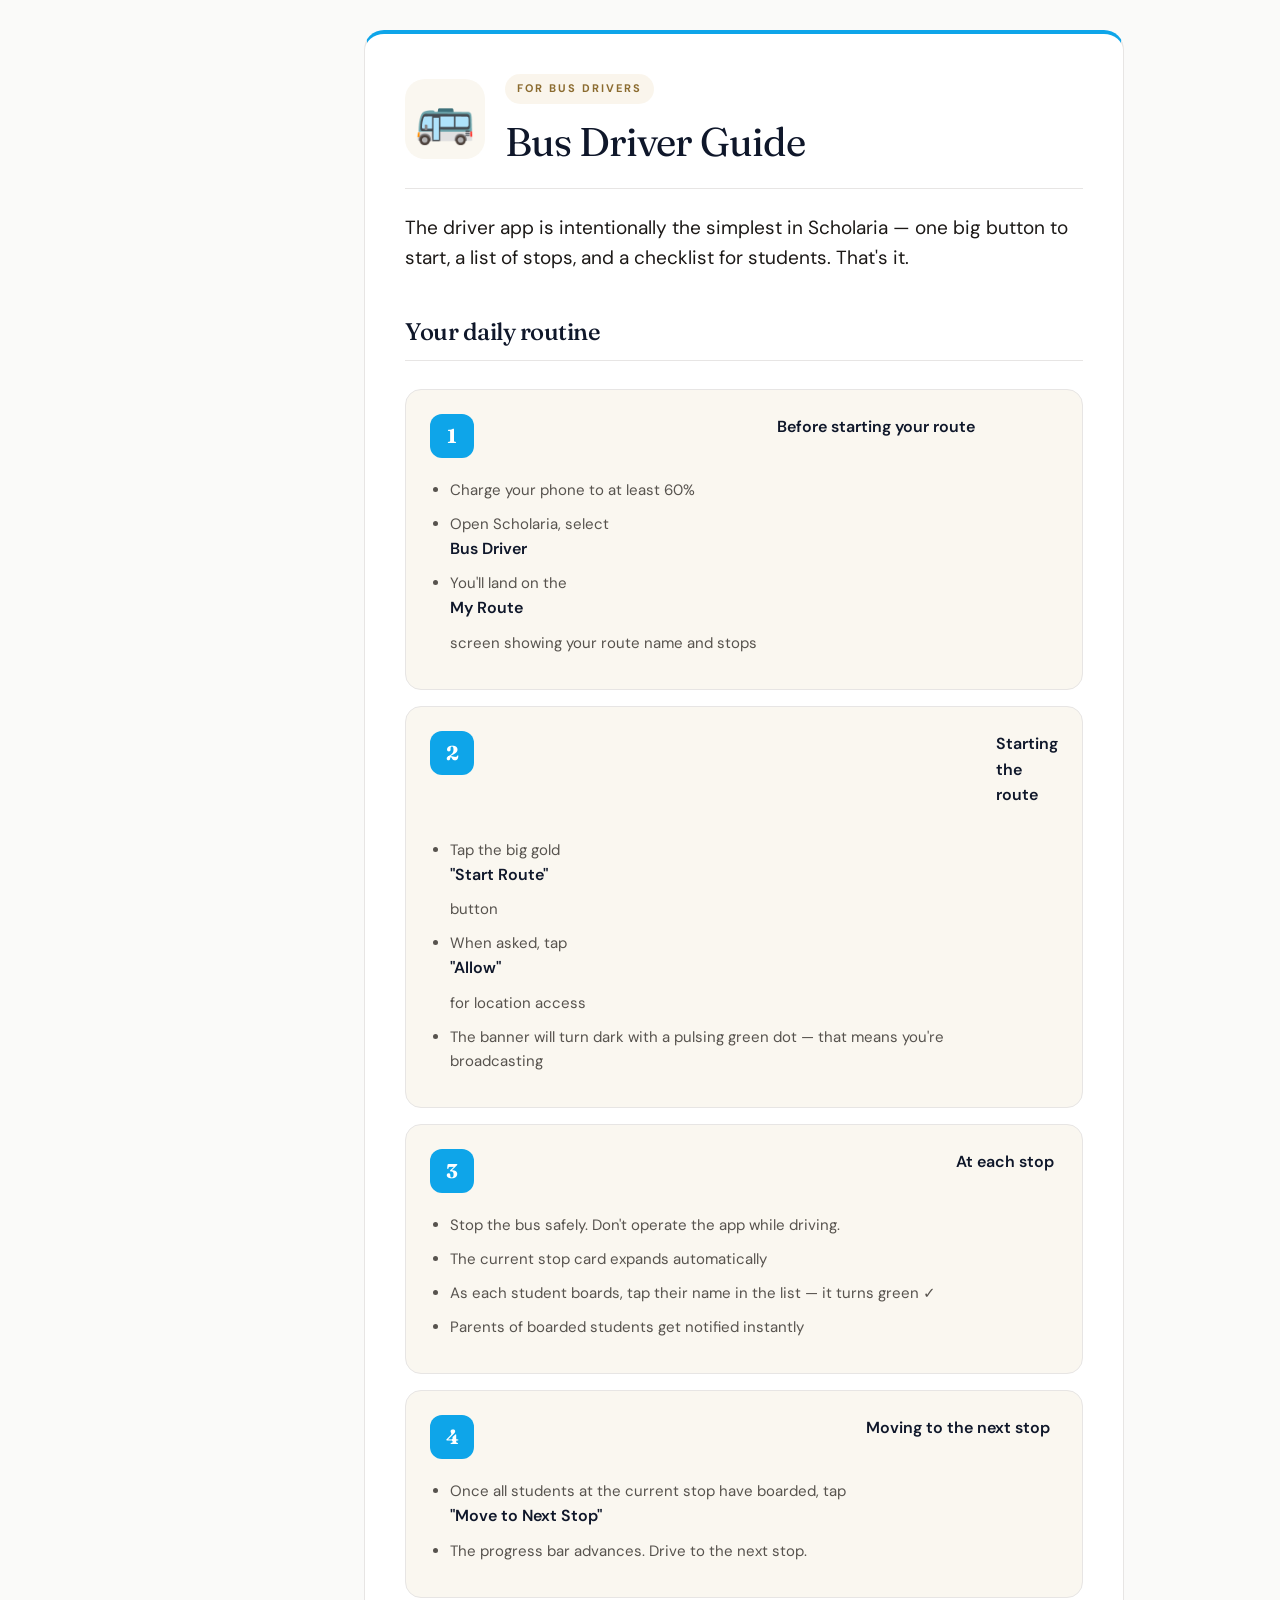
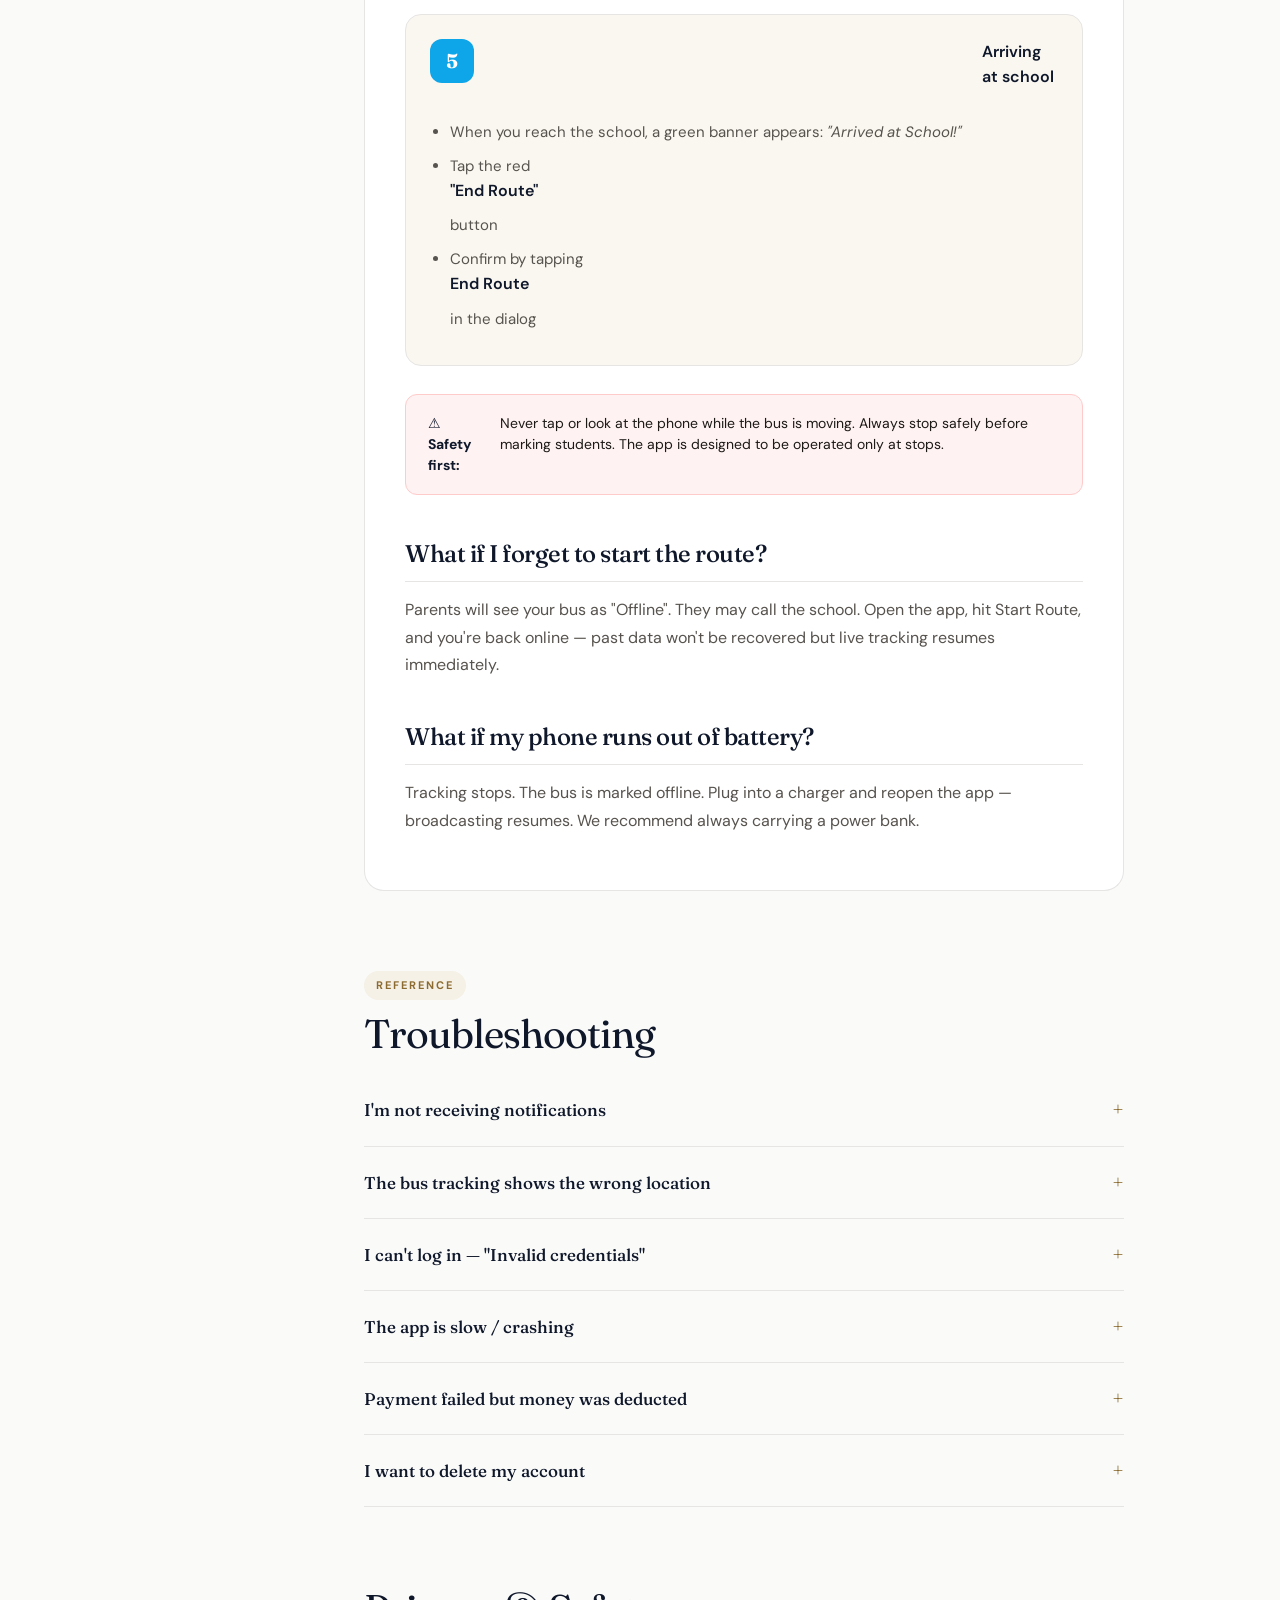
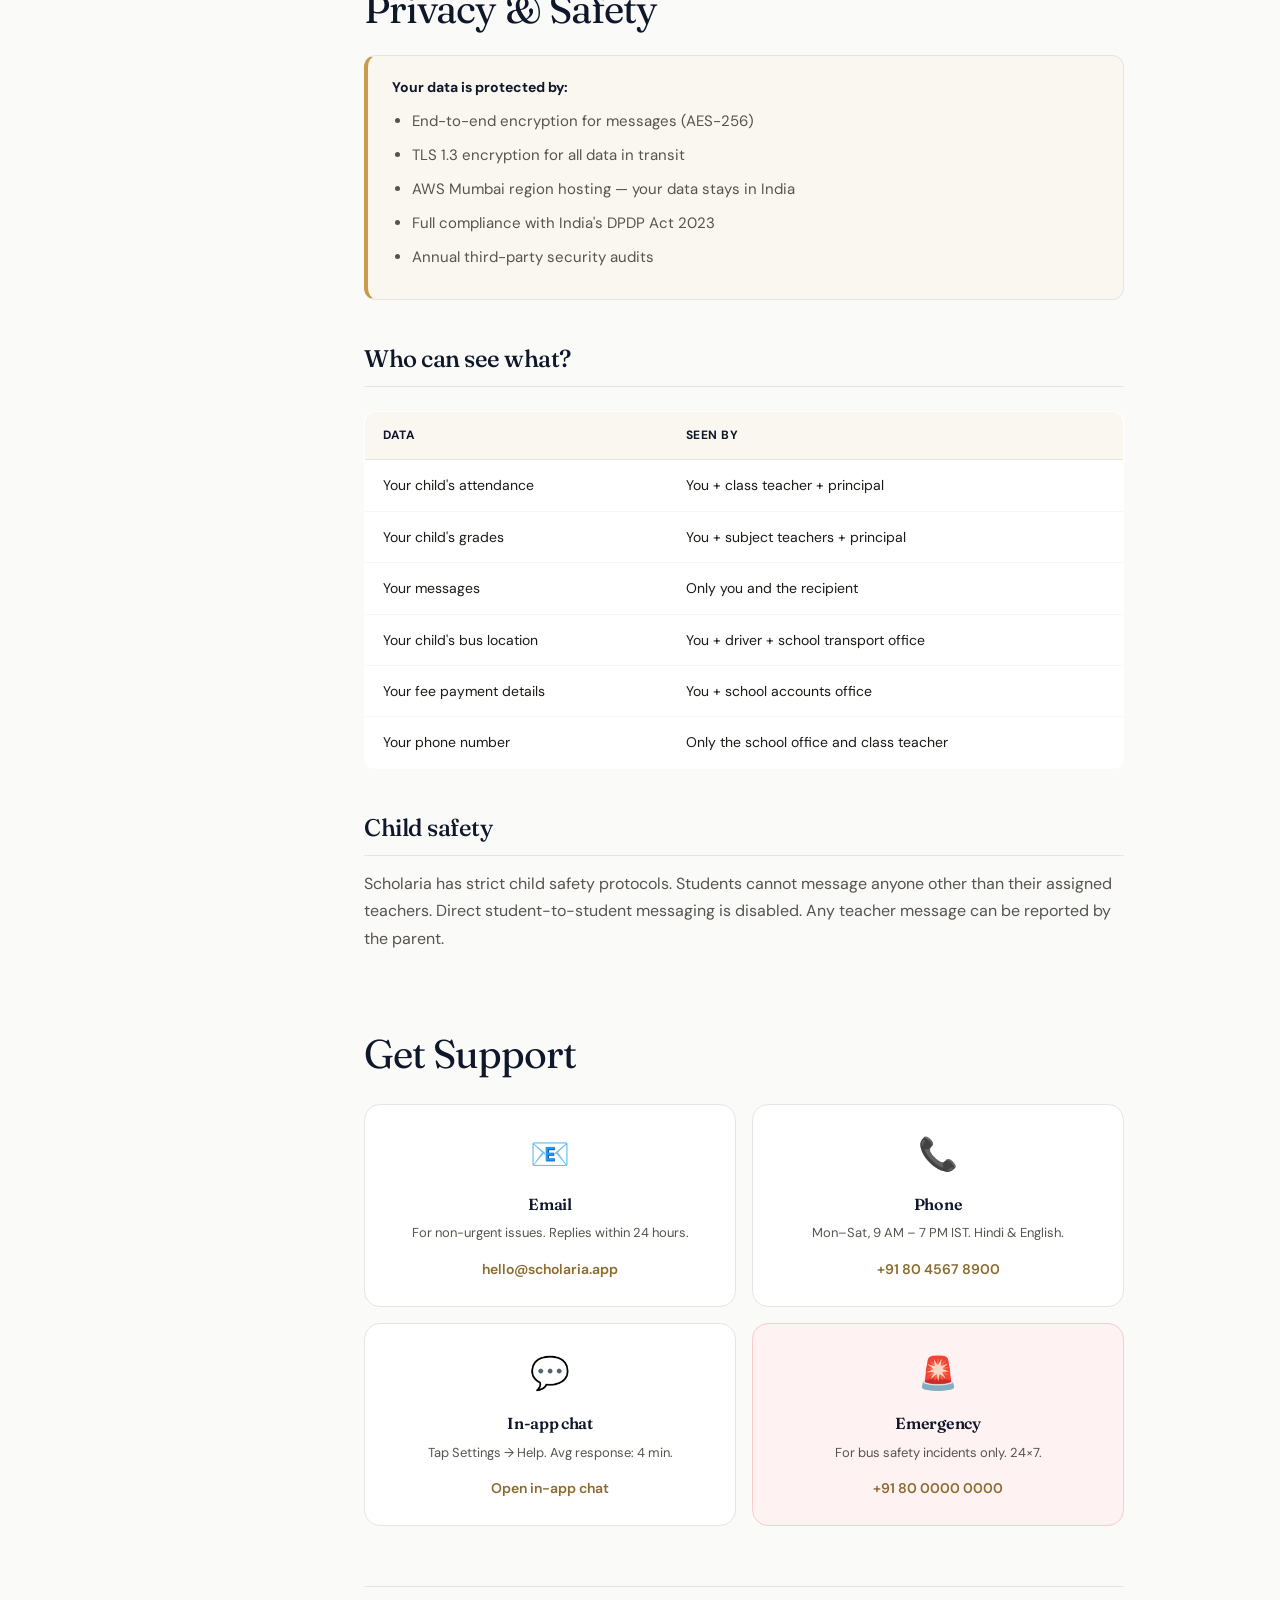
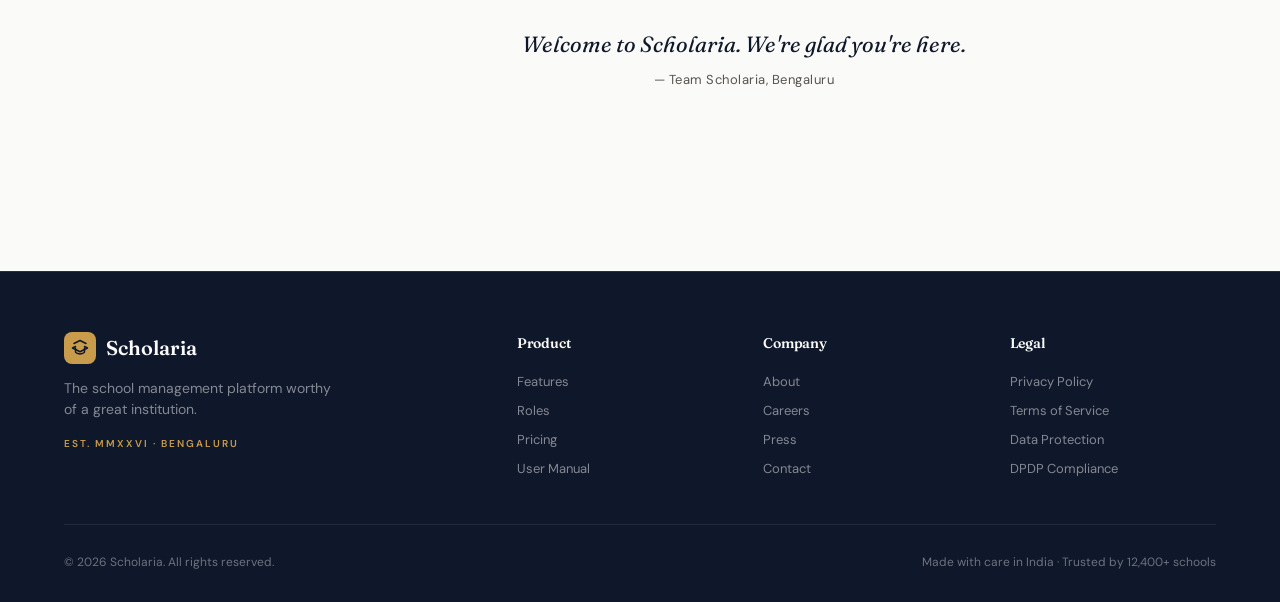
<file: manual.html>
<!DOCTYPE html>
<html lang="en">
<head>
  <meta charset="UTF-8" />
  <meta name="viewport" content="width=device-width, initial-scale=1.0" />

  <title>User Manual — Scholaria School Management Software | Getting Started Guide</title>
  <meta name="description" content="Complete user manual for Scholaria. Step-by-step guides for students, teachers, parents, principals, and bus drivers. Setup, login, attendance, homework, bus tracking, and more." />
  <meta name="keywords" content="Scholaria user manual, school app guide, how to use Scholaria, parent app guide, teacher app tutorial, bus tracking guide" />
  <link rel="canonical" href="https://scholaria.app/manual.html" />
  <meta name="robots" content="index, follow" />

  <meta property="og:title" content="Scholaria User Manual" />
  <meta property="og:description" content="Complete step-by-step guides for students, teachers, parents, principals, and bus drivers." />
  <meta property="og:url" content="https://scholaria.app/manual.html" />
  <meta property="og:type" content="article" />

  <meta name="theme-color" content="#0f172a" />
  <link rel="icon" type="image/svg+xml" href="data:image/svg+xml,<svg xmlns='http://www.w3.org/2000/svg' viewBox='0 0 100 100'><rect width='100' height='100' rx='20' fill='%23c89c4a'/><text x='50' y='66' font-size='52' text-anchor='middle' fill='%230f172a' font-family='Georgia, serif' font-weight='bold'>S</text></svg>" />

  <link rel="preconnect" href="https://fonts.googleapis.com">
  <link rel="preconnect" href="https://fonts.gstatic.com" crossorigin>
  <link href="https://fonts.googleapis.com/css2?family=Fraunces:opsz,wght@9..144,300;9..144,400;9..144,500;9..144,600;9..144,700&family=DM+Sans:wght@300;400;500;600;700&family=JetBrains+Mono:wght@400;500&display=swap" rel="stylesheet">

  <link rel="stylesheet" href="styles.css" />
  <link rel="stylesheet" href="manual.css" />

  <script type="application/ld+json">
  {
    "@context": "https://schema.org",
    "@type": "Article",
    "headline": "Scholaria User Manual",
    "description": "Complete user manual with step-by-step guides for all roles in Scholaria school management platform.",
    "author": { "@type": "Organization", "name": "Scholaria" },
    "publisher": { "@type": "Organization", "name": "Scholaria", "logo": { "@type": "ImageObject", "url": "https://scholaria.app/logo.png" } },
    "datePublished": "2026-05-13",
    "dateModified": "2026-05-13"
  }
  </script>
</head>
<body>

  <div class="grain" aria-hidden="true"></div>

  <!-- NAVIGATION -->
  <header class="nav">
    <div class="nav-inner">
      <a href="/" class="nav-brand" aria-label="Scholaria home">
        <span class="nav-logo">
          <svg viewBox="0 0 24 24" fill="none" stroke="currentColor" stroke-width="2" stroke-linecap="round" stroke-linejoin="round">
            <path d="m4 6 8-4 8 4"></path><path d="m18 10 4 2-10 5L2 12l4-2"></path>
            <path d="M6 12v5c0 2 6 3 6 3s6-1 6-3v-5"></path>
          </svg>
        </span>
        <span class="nav-name">Scholaria</span>
      </a>
      <nav class="nav-links">
        <a href="index.html#features">Features</a>
        <a href="index.html#roles">For Whom</a>
        <a href="index.html#pricing">Pricing</a>
        <a href="manual.html" style="color: var(--ink);">Manual</a>
        <a href="index.html#contact" class="nav-cta">Book Demo →</a>
      </nav>
    </div>
  </header>

  <!-- MANUAL HERO -->
  <section class="manual-hero">
    <div class="container">
      <div class="manual-hero-eyebrow">📖 USER MANUAL · VERSION 1.0 · MAY 2026</div>
      <h1>Everything you need to know,<br/>in <em>one place</em>.</h1>
      <p>Step-by-step guides for every role in Scholaria. Pick yours below to jump straight to your section.</p>
    </div>
  </section>

  <!-- MANUAL LAYOUT -->
  <div class="manual-layout">
    <!-- SIDEBAR TOC -->
    <aside class="manual-toc">
      <div class="toc-inner">
        <div class="toc-label">CONTENTS</div>
        <ul>
          <li><a href="#getting-started" class="active">Getting Started</a></li>
          <li><a href="#installation">Installation</a></li>
          <li><a href="#first-login">First Login</a></li>
          <li class="toc-sep">FOR YOUR ROLE</li>
          <li><a href="#student-guide">🎓 Student</a></li>
          <li><a href="#teacher-guide">📚 Teacher</a></li>
          <li><a href="#head-guide">🛡️ Head of Teachers</a></li>
          <li><a href="#parent-guide">❤️ Parent</a></li>
          <li><a href="#driver-guide">🚌 Bus Driver</a></li>
          <li class="toc-sep">REFERENCE</li>
          <li><a href="#troubleshooting">Troubleshooting</a></li>
          <li><a href="#privacy">Privacy & Safety</a></li>
          <li><a href="#support">Get Support</a></li>
        </ul>
      </div>
    </aside>

    <!-- CONTENT -->
    <main class="manual-content">

      <!-- GETTING STARTED -->
      <section id="getting-started" class="manual-section">
        <div class="manual-section-tag">PART ONE</div>
        <h2>Getting Started</h2>
        <p class="manual-lead">Welcome to Scholaria. Whether you're a student excited about your new school app, a teacher looking to save hours every week, or a parent wanting peace of mind, this guide will get you up and running in under 10 minutes.</p>

        <div class="info-box">
          <strong>Before you start, you'll need:</strong>
          <ul>
            <li>A smartphone (Android 8.0+ or iPhone 12+)</li>
            <li>The invitation SMS or email from your school</li>
            <li>An internet connection (Wi-Fi or mobile data)</li>
          </ul>
        </div>
      </section>

      <!-- INSTALLATION -->
      <section id="installation" class="manual-section">
        <h2>Installation</h2>

        <div class="step-grid">
          <div class="step">
            <div class="step-num">01</div>
            <h4>Find Scholaria in your app store</h4>
            <p>Open the <strong>Google Play Store</strong> (Android) or <strong>App Store</strong> (iPhone). Search for "Scholaria" — look for the gold "S" logo on a navy background.</p>
          </div>
          <div class="step">
            <div class="step-num">02</div>
            <h4>Tap Install</h4>
            <p>The app is approximately 40 MB. Installation takes 30 seconds on Wi-Fi. You won't be charged — Scholaria is paid for by your school.</p>
          </div>
          <div class="step">
            <div class="step-num">03</div>
            <h4>Open the app</h4>
            <p>You'll see the Scholaria splash screen (a gold "S" on a dark blue background) followed by the role selection page.</p>
          </div>
        </div>

        <div class="tip-box">
          <div class="tip-icon">💡</div>
          <div>
            <strong>Tip:</strong> If your school sent you a direct link in SMS, tap it — it will take you straight to the app store with Scholaria pre-loaded.
          </div>
        </div>
      </section>

      <!-- FIRST LOGIN -->
      <section id="first-login" class="manual-section">
        <h2>Your First Login</h2>

        <p>When you open Scholaria for the first time, you'll see five role cards. Tap the one that applies to you:</p>

        <table class="manual-table">
          <thead>
            <tr><th>Role</th><th>For whom</th><th>Identifying credential</th></tr>
          </thead>
          <tbody>
            <tr><td>🎓 <strong>Student</strong></td><td>Children enrolled in the school</td><td>Roll number + DOB</td></tr>
            <tr><td>📚 <strong>Teacher</strong></td><td>Faculty members</td><td>Faculty ID + password</td></tr>
            <tr><td>🛡️ <strong>Head of Teachers</strong></td><td>Principals & vice-principals</td><td>Admin ID + 2FA</td></tr>
            <tr><td>❤️ <strong>Parent</strong></td><td>Parents/guardians</td><td>Phone + OTP</td></tr>
            <tr><td>🚌 <strong>Bus Driver</strong></td><td>Bus drivers & conductors</td><td>Bus ID + PIN</td></tr>
          </tbody>
        </table>

        <h3>Logging in</h3>
        <ol class="manual-list">
          <li>Tap your role card.</li>
          <li>Enter the credentials shared by your school office in your welcome SMS.</li>
          <li>Tap <strong>"Enter as [Role]"</strong>.</li>
          <li>For parent/student first login: you'll receive an OTP on your registered mobile.</li>
          <li>Create a 4-digit PIN for future quick access.</li>
        </ol>

        <div class="warning-box">
          <strong>⚠️ Important:</strong> Never share your login credentials with anyone — not even other family members. Each parent should have their own account.
        </div>
      </section>

      <!-- STUDENT GUIDE -->
      <section id="student-guide" class="manual-section role-section" style="--accent: #c89c4a">
        <div class="role-section-header">
          <div class="role-emoji">🎓</div>
          <div>
            <div class="manual-section-tag">FOR STUDENTS</div>
            <h2>Student Guide</h2>
          </div>
        </div>

        <p class="manual-lead">Your home base for everything school. Five tabs at the bottom of the screen take you everywhere you need.</p>

        <h3>The Five Tabs</h3>
        <div class="tab-grid">
          <div class="tab-card"><strong>🏠 Dashboard</strong><p>Today's classes, attendance %, pending homework, and announcements.</p></div>
          <div class="tab-card"><strong>📅 Timetable</strong><p>Your full weekly schedule, color-coded by subject.</p></div>
          <div class="tab-card"><strong>📝 Homework</strong><p>All assignments with due dates. Tap to submit.</p></div>
          <div class="tab-card"><strong>🏅 Results</strong><p>Exam scores, grades, ranks, and performance trends.</p></div>
          <div class="tab-card"><strong>💬 Messages</strong><p>Chat directly with your teachers.</p></div>
        </div>

        <h3>Checking your daily classes</h3>
        <ol class="manual-list">
          <li>Open the app — you land on the Dashboard.</li>
          <li>Scroll to <strong>"Today's Classes"</strong>.</li>
          <li>The class happening <em>right now</em> is highlighted in gold.</li>
          <li>Tap any class to see notes uploaded by that teacher.</li>
        </ol>

        <h3>Submitting homework</h3>
        <ol class="manual-list">
          <li>Go to the <strong>Homework</strong> tab.</li>
          <li>Find your assignment. Red badge = high priority.</li>
          <li>Tap to open it. Read the description.</li>
          <li>Tap <strong>Submit</strong> → choose how to upload (photo, PDF, or typed answer).</li>
          <li>You'll see a green ✓ confirmation. Your teacher gets notified instantly.</li>
        </ol>

        <h3>Viewing exam results</h3>
        <p>Go to <strong>Results</strong> tab. You'll see:</p>
        <ul class="manual-list">
          <li>Overall percentage and class rank at the top</li>
          <li>Subject-wise breakdown with grades</li>
          <li>Progress bars showing how you did vs maximum</li>
          <li>Trend chart showing improvement over terms</li>
        </ul>

        <div class="tip-box">
          <div class="tip-icon">💡</div>
          <div><strong>Tip:</strong> Long-press a subject to see your teacher's detailed feedback and suggestions for improvement.</div>
        </div>
      </section>

      <!-- TEACHER GUIDE -->
      <section id="teacher-guide" class="manual-section role-section" style="--accent: #10b981">
        <div class="role-section-header">
          <div class="role-emoji">📚</div>
          <div>
            <div class="manual-section-tag">FOR TEACHERS</div>
            <h2>Teacher Guide</h2>
          </div>
        </div>

        <p class="manual-lead">Designed to save you 30+ minutes a day. Mark attendance in 30 seconds, assign homework in 60, grade papers in your pocket.</p>

        <h3>Marking attendance</h3>
        <ol class="manual-list">
          <li>Tap the <strong>Attendance</strong> tab.</li>
          <li>Select your class from the dropdown.</li>
          <li>You'll see a grid of student names — all marked Present (green) by default.</li>
          <li>Tap any student to mark them Absent (turns red) or Late (turns yellow).</li>
          <li>Tap <strong>Save Attendance</strong>. Parents of absent students get an SMS within 60 seconds.</li>
        </ol>

        <h3>Assigning homework</h3>
        <ol class="manual-list">
          <li>Go to <strong>Homework</strong> tab → tap <strong>+ Assign New</strong>.</li>
          <li>Choose: subject, class, due date, priority (Low/Medium/High).</li>
          <li>Type the assignment description.</li>
          <li>Optional: attach a PDF, image, or link.</li>
          <li>Tap <strong>Publish</strong>. Every student in that class gets an instant notification.</li>
        </ol>

        <h3>Grading submissions</h3>
        <ol class="manual-list">
          <li>Open <strong>Homework</strong> → tap an assignment.</li>
          <li>Tap <strong>Submissions ({n})</strong> to see who's submitted.</li>
          <li>Open each student's work. Annotate with the pencil tool if needed.</li>
          <li>Enter a score (or grade A+/A/B+/B/C/D), and a comment.</li>
          <li>Tap <strong>Save & Next</strong> to move to the next submission.</li>
        </ol>

        <h3>Broadcasting circulars</h3>
        <p>Need to send a class-wide message? Go to <strong>Circulars</strong> → <strong>+ New</strong>. Choose recipients (whole class, specific section, or all parents). Set category and urgency. Hit publish.</p>
      </section>

      <!-- HEAD OF TEACHERS GUIDE -->
      <section id="head-guide" class="manual-section role-section" style="--accent: #f43f5e">
        <div class="role-section-header">
          <div class="role-emoji">🛡️</div>
          <div>
            <div class="manual-section-tag">FOR HEAD OF TEACHERS</div>
            <h2>Head of Teachers Guide</h2>
          </div>
        </div>

        <p class="manual-lead">Your bird's-eye view of the entire school. From attendance trends to admissions to faculty performance — it all lives here.</p>

        <h3>Daily morning ritual</h3>
        <p>Open the app at 9:00 AM. The dashboard banner shows your at-a-glance picture: total students present today, school-wide attendance %, applications pending review, and fee collection status.</p>

        <h3>Reviewing admission applications</h3>
        <ol class="manual-list">
          <li>Tap <strong>Admissions</strong> in the menu (web admin only — coming to mobile soon).</li>
          <li>Filter by status: New, Documents Pending, Interview Scheduled, Accepted, Rejected.</li>
          <li>Tap an applicant to see their full profile, test scores, and documents.</li>
          <li>Add interview notes. Make a decision: Accept, Reject, or Request More Info.</li>
        </ol>

        <h3>Reading school analytics</h3>
        <p>The Analytics tab shows:</p>
        <ul class="manual-list">
          <li><strong>Average performance by grade</strong> — spot which grades need intervention</li>
          <li><strong>Yearly enrollment trend</strong> — growth/decline over 7 years</li>
          <li><strong>Subject performance heatmap</strong> — which subjects/grades need stronger teachers</li>
          <li><strong>Faculty ratings</strong> — student feedback aggregated per teacher</li>
        </ul>

        <h3>Approving fee waivers</h3>
        <p>Go to <strong>Fees & Finance</strong> → <strong>Waiver Requests</strong>. Review the parent's request, supporting documents (income certificate, etc.), and approve/decline with a note.</p>
      </section>

      <!-- PARENT GUIDE -->
      <section id="parent-guide" class="manual-section role-section" style="--accent: #6366f1">
        <div class="role-section-header">
          <div class="role-emoji">❤️</div>
          <div>
            <div class="manual-section-tag">FOR PARENTS</div>
            <h2>Parent Guide</h2>
          </div>
        </div>

        <p class="manual-lead">Stay connected to your child's school day — attendance, grades, fees, bus location, and direct teacher chat. All in one place.</p>

        <h3>Tracking your child's bus (most-used feature)</h3>
        <ol class="manual-list">
          <li>Tap the <strong>Bus</strong> tab at the bottom.</li>
          <li>You'll see a live map with your child's bus marked as a gold dot.</li>
          <li>The top banner shows: ETA, distance remaining, current speed, and current stop.</li>
          <li>When the bus arrives at your child's stop and they board, you'll get an instant notification: <em>"Aarav has boarded Bus B-01"</em>.</li>
          <li>You'll also get a notification when the bus reaches school.</li>
        </ol>

        <div class="tip-box">
          <div class="tip-icon">💡</div>
          <div><strong>Tip:</strong> Enable "Always" location notifications in your phone settings so you get alerts even when the app isn't open.</div>
        </div>

        <h3>Paying fees online</h3>
        <ol class="manual-list">
          <li>Tap the <strong>Fees</strong> tab.</li>
          <li>You'll see all terms — paid ones marked green ✓, pending ones marked red.</li>
          <li>Tap <strong>Pay Now</strong> on any pending term.</li>
          <li>Choose payment method: UPI, Debit/Credit Card, or NetBanking.</li>
          <li>You'll get an instant receipt via SMS and in-app. The school is notified immediately.</li>
        </ol>

        <h3>Messaging your child's teacher</h3>
        <ol class="manual-list">
          <li>Tap the <strong>Messages</strong> tab.</li>
          <li>You'll see all your child's teachers in the list.</li>
          <li>Tap a teacher's name to open the chat.</li>
          <li>Type your message. Attach photos or documents if needed.</li>
          <li>Teachers usually reply within school hours (9 AM – 4 PM). Don't expect responses on weekends.</li>
        </ol>

        <h3>Setting up multiple children</h3>
        <p>If you have more than one child at the school, tap your profile photo → <strong>Add Child</strong>. Enter the second child's roll number and verify with OTP. You can switch between children using the dropdown at the top of the dashboard.</p>
      </section>

      <!-- BUS DRIVER GUIDE -->
      <section id="driver-guide" class="manual-section role-section" style="--accent: #0ea5e9">
        <div class="role-section-header">
          <div class="role-emoji">🚌</div>
          <div>
            <div class="manual-section-tag">FOR BUS DRIVERS</div>
            <h2>Bus Driver Guide</h2>
          </div>
        </div>

        <p class="manual-lead">The driver app is intentionally the simplest in Scholaria — one big button to start, a list of stops, and a checklist for students. That's it.</p>

        <h3>Your daily routine</h3>

        <div class="driver-flow">
          <div class="flow-step">
            <div class="flow-num">1</div>
            <strong>Before starting your route</strong>
            <ul>
              <li>Charge your phone to at least 60%</li>
              <li>Open Scholaria, select <strong>Bus Driver</strong></li>
              <li>You'll land on the <strong>My Route</strong> screen showing your route name and stops</li>
            </ul>
          </div>

          <div class="flow-step">
            <div class="flow-num">2</div>
            <strong>Starting the route</strong>
            <ul>
              <li>Tap the big gold <strong>"Start Route"</strong> button</li>
              <li>When asked, tap <strong>"Allow"</strong> for location access</li>
              <li>The banner will turn dark with a pulsing green dot — that means you're broadcasting</li>
            </ul>
          </div>

          <div class="flow-step">
            <div class="flow-num">3</div>
            <strong>At each stop</strong>
            <ul>
              <li>Stop the bus safely. Don't operate the app while driving.</li>
              <li>The current stop card expands automatically</li>
              <li>As each student boards, tap their name in the list — it turns green ✓</li>
              <li>Parents of boarded students get notified instantly</li>
            </ul>
          </div>

          <div class="flow-step">
            <div class="flow-num">4</div>
            <strong>Moving to the next stop</strong>
            <ul>
              <li>Once all students at the current stop have boarded, tap <strong>"Move to Next Stop"</strong></li>
              <li>The progress bar advances. Drive to the next stop.</li>
            </ul>
          </div>

          <div class="flow-step">
            <div class="flow-num">5</div>
            <strong>Arriving at school</strong>
            <ul>
              <li>When you reach the school, a green banner appears: <em>"Arrived at School!"</em></li>
              <li>Tap the red <strong>"End Route"</strong> button</li>
              <li>Confirm by tapping <strong>End Route</strong> in the dialog</li>
            </ul>
          </div>
        </div>

        <div class="warning-box">
          <strong>⚠️ Safety first:</strong> Never tap or look at the phone while the bus is moving. Always stop safely before marking students. The app is designed to be operated only at stops.
        </div>

        <h3>What if I forget to start the route?</h3>
        <p>Parents will see your bus as "Offline". They may call the school. Open the app, hit Start Route, and you're back online — past data won't be recovered but live tracking resumes immediately.</p>

        <h3>What if my phone runs out of battery?</h3>
        <p>Tracking stops. The bus is marked offline. Plug into a charger and reopen the app — broadcasting resumes. We recommend always carrying a power bank.</p>
      </section>

      <!-- TROUBLESHOOTING -->
      <section id="troubleshooting" class="manual-section">
        <div class="manual-section-tag">REFERENCE</div>
        <h2>Troubleshooting</h2>

        <details class="manual-faq">
          <summary>I'm not receiving notifications</summary>
          <p>Go to your phone's <strong>Settings → Apps → Scholaria → Notifications</strong> and ensure all categories are enabled. Also check that your phone isn't on Silent or Do Not Disturb mode.</p>
        </details>

        <details class="manual-faq">
          <summary>The bus tracking shows the wrong location</summary>
          <p>This usually means the driver's phone has weak GPS signal (tunnels, basements, dense buildings). Wait 30 seconds — it should self-correct. If it's stuck for more than 5 minutes, contact the school office.</p>
        </details>

        <details class="manual-faq">
          <summary>I can't log in — "Invalid credentials"</summary>
          <p>First, check you've selected the correct role (Student vs. Parent confusion is common). If still failing, tap <strong>"Forgot password"</strong> on the login screen to receive a reset link via SMS.</p>
        </details>

        <details class="manual-faq">
          <summary>The app is slow / crashing</summary>
          <p>Try these in order: 1) Close and reopen the app. 2) Restart your phone. 3) Update the app from your app store. 4) If still issues, uninstall and reinstall — your data is safe on our servers.</p>
        </details>

        <details class="manual-faq">
          <summary>Payment failed but money was deducted</summary>
          <p>Don't panic. Failed transactions auto-refund within 5–7 business days. Check your bank statement. If not refunded by day 8, contact us at <a href="mailto:hello@scholaria.app">hello@scholaria.app</a> with the transaction ID.</p>
        </details>

        <details class="manual-faq">
          <summary>I want to delete my account</summary>
          <p>Tap your profile → <strong>Settings → Account → Delete Account</strong>. You'll have a 30-day grace period during which you can reactivate. After 30 days, all your data is permanently erased.</p>
        </details>
      </section>

      <!-- PRIVACY & SAFETY -->
      <section id="privacy" class="manual-section">
        <h2>Privacy & Safety</h2>

        <div class="info-box">
          <strong>Your data is protected by:</strong>
          <ul>
            <li>End-to-end encryption for messages (AES-256)</li>
            <li>TLS 1.3 encryption for all data in transit</li>
            <li>AWS Mumbai region hosting — your data stays in India</li>
            <li>Full compliance with India's DPDP Act 2023</li>
            <li>Annual third-party security audits</li>
          </ul>
        </div>

        <h3>Who can see what?</h3>
        <table class="manual-table">
          <thead>
            <tr><th>Data</th><th>Seen by</th></tr>
          </thead>
          <tbody>
            <tr><td>Your child's attendance</td><td>You + class teacher + principal</td></tr>
            <tr><td>Your child's grades</td><td>You + subject teachers + principal</td></tr>
            <tr><td>Your messages</td><td>Only you and the recipient</td></tr>
            <tr><td>Your child's bus location</td><td>You + driver + school transport office</td></tr>
            <tr><td>Your fee payment details</td><td>You + school accounts office</td></tr>
            <tr><td>Your phone number</td><td>Only the school office and class teacher</td></tr>
          </tbody>
        </table>

        <h3>Child safety</h3>
        <p>Scholaria has strict child safety protocols. Students cannot message anyone other than their assigned teachers. Direct student-to-student messaging is disabled. Any teacher message can be reported by the parent.</p>
      </section>

      <!-- SUPPORT -->
      <section id="support" class="manual-section">
        <h2>Get Support</h2>

        <div class="support-grid">
          <div class="support-card">
            <div class="support-icon">📧</div>
            <h4>Email</h4>
            <p>For non-urgent issues. Replies within 24 hours.</p>
            <a href="mailto:hello@scholaria.app">hello@scholaria.app</a>
          </div>
          <div class="support-card">
            <div class="support-icon">📞</div>
            <h4>Phone</h4>
            <p>Mon–Sat, 9 AM – 7 PM IST. Hindi & English.</p>
            <a href="tel:+918045678900">+91 80 4567 8900</a>
          </div>
          <div class="support-card">
            <div class="support-icon">💬</div>
            <h4>In-app chat</h4>
            <p>Tap Settings → Help. Avg response: 4 min.</p>
            <a href="#">Open in-app chat</a>
          </div>
          <div class="support-card support-card-emergency">
            <div class="support-icon">🚨</div>
            <h4>Emergency</h4>
            <p>For bus safety incidents only. 24×7.</p>
            <a href="tel:+918000000000">+91 80 0000 0000</a>
          </div>
        </div>

        <div class="closing">
          <p class="closing-text">
            Welcome to Scholaria. We're glad you're here.
          </p>
          <p class="closing-sig">— Team Scholaria, Bengaluru</p>
        </div>
      </section>

    </main>
  </div>

  <!-- FOOTER -->
  <footer class="footer">
    <div class="container">
      <div class="footer-grid">
        <div class="footer-brand">
          <div class="footer-logo-row">
            <span class="footer-logo">
              <svg viewBox="0 0 24 24" fill="none" stroke="currentColor" stroke-width="2" stroke-linecap="round" stroke-linejoin="round">
                <path d="m4 6 8-4 8 4"></path><path d="m18 10 4 2-10 5L2 12l4-2"></path>
                <path d="M6 12v5c0 2 6 3 6 3s6-1 6-3v-5"></path>
              </svg>
            </span>
            <span class="footer-name">Scholaria</span>
          </div>
          <p>The school management platform worthy of a great institution.</p>
          <p class="footer-tagline">EST. MMXXVI · BENGALURU</p>
        </div>
        <div class="footer-col">
          <h5>Product</h5>
          <a href="index.html#features">Features</a>
          <a href="index.html#roles">Roles</a>
          <a href="index.html#pricing">Pricing</a>
          <a href="manual.html">User Manual</a>
        </div>
        <div class="footer-col">
          <h5>Company</h5>
          <a href="#">About</a>
          <a href="#">Careers</a>
          <a href="#">Press</a>
          <a href="#">Contact</a>
        </div>
        <div class="footer-col">
          <h5>Legal</h5>
          <a href="#">Privacy Policy</a>
          <a href="#">Terms of Service</a>
          <a href="#">Data Protection</a>
          <a href="#">DPDP Compliance</a>
        </div>
      </div>
      <div class="footer-bottom">
        <p>© 2026 Scholaria. All rights reserved.</p>
        <p>Made with care in India · Trusted by 12,400+ schools</p>
      </div>
    </div>
  </footer>

  <script>
    // Smooth scroll spy for TOC
    const sections = document.querySelectorAll('.manual-section');
    const tocLinks = document.querySelectorAll('.manual-toc a');

    function setActive() {
      let current = '';
      sections.forEach(s => {
        const rect = s.getBoundingClientRect();
        if (rect.top <= 120) current = s.id;
      });
      tocLinks.forEach(a => {
        a.classList.toggle('active', a.getAttribute('href') === '#' + current);
      });
    }
    window.addEventListener('scroll', setActive);
    setActive();
  </script>
</body>
</html>
</file>
<file: styles.css>
/* ============================================
   SCHOLARIA — Marketing Site Styles
   Aesthetic: refined collegiate, editorial print
   ============================================ */

:root {
  --ink: #0f172a;
  --ink-light: #1e293b;
  --ink-soft: #334155;
  --gold: #c89c4a;
  --gold-bright: #e8b86a;
  --gold-dark: #8b6b2f;
  --ivory: #fafaf9;
  --stone: #f5f5f4;
  --paper: #faf7f0;
  --border: #e7e5e4;
  --text: #1c1917;
  --text-muted: #57534e;
  --text-light: #a8a29e;
  --white: #ffffff;
  --emerald: #10b981;
  --rose: #f43f5e;
  --indigo: #6366f1;

  --serif: 'Fraunces', 'Times New Roman', Georgia, serif;
  --sans: 'DM Sans', system-ui, -apple-system, sans-serif;

  --shadow-sm: 0 1px 2px rgba(15, 23, 42, 0.05);
  --shadow-md: 0 4px 12px rgba(15, 23, 42, 0.08);
  --shadow-lg: 0 12px 40px rgba(15, 23, 42, 0.12);
  --shadow-xl: 0 24px 60px rgba(15, 23, 42, 0.18);
}

* { box-sizing: border-box; margin: 0; padding: 0; }
*::selection { background: var(--gold); color: var(--ink); }

html { scroll-behavior: smooth; }

body {
  font-family: var(--sans);
  color: var(--text);
  background: var(--ivory);
  line-height: 1.6;
  -webkit-font-smoothing: antialiased;
  overflow-x: hidden;
}

/* Subtle grain texture overlay */
.grain {
  position: fixed; inset: 0;
  pointer-events: none; z-index: 1000;
  opacity: 0.04;
  background-image: url("data:image/svg+xml,%3Csvg xmlns='http://www.w3.org/2000/svg' width='200' height='200'%3E%3Cfilter id='n'%3E%3CfeTurbulence baseFrequency='0.85' numOctaves='3' /%3E%3C/filter%3E%3Crect width='200' height='200' filter='url(%23n)' opacity='0.5'/%3E%3C/svg%3E");
}

/* Container */
.container {
  width: 100%;
  max-width: 1200px;
  margin: 0 auto;
  padding: 0 24px;
}

/* ====== NAVIGATION ====== */
.nav {
  position: sticky; top: 0; z-index: 100;
  background: rgba(250, 250, 249, 0.85);
  backdrop-filter: blur(20px);
  -webkit-backdrop-filter: blur(20px);
  border-bottom: 1px solid var(--border);
}
.nav-inner {
  max-width: 1200px; margin: 0 auto;
  padding: 18px 24px;
  display: flex; align-items: center; justify-content: space-between;
}
.nav-brand {
  display: flex; align-items: center; gap: 10px;
  text-decoration: none; color: var(--ink);
}
.nav-logo {
  width: 36px; height: 36px;
  background: var(--ink);
  border-radius: 10px;
  display: flex; align-items: center; justify-content: center;
  color: var(--gold);
}
.nav-logo svg { width: 20px; height: 20px; }
.nav-name {
  font-family: var(--serif);
  font-size: 22px; font-weight: 700;
  letter-spacing: -0.5px;
}
.nav-links {
  display: flex; align-items: center; gap: 32px;
}
.nav-links a {
  color: var(--text-muted);
  text-decoration: none;
  font-size: 14px;
  font-weight: 500;
  transition: color 0.2s;
}
.nav-links a:hover { color: var(--ink); }
.nav-cta {
  background: var(--ink);
  color: var(--gold) !important;
  padding: 10px 18px;
  border-radius: 999px;
  font-weight: 600 !important;
  transition: all 0.2s !important;
}
.nav-cta:hover {
  background: var(--gold) !important;
  color: var(--ink) !important;
  transform: translateY(-1px);
}
.nav-mobile {
  display: none;
  background: none; border: none; cursor: pointer;
  flex-direction: column; gap: 4px; padding: 8px;
}
.nav-mobile span {
  width: 24px; height: 2px;
  background: var(--ink);
  transition: 0.3s;
}

@media (max-width: 800px) {
  .nav-links { display: none; }
  .nav-mobile { display: flex; }
  body.menu-open .nav-links {
    display: flex; flex-direction: column;
    position: absolute; top: 100%; left: 0; right: 0;
    background: var(--ivory);
    padding: 24px; gap: 16px;
    border-bottom: 1px solid var(--border);
  }
}

/* ====== HERO ====== */
.hero {
  position: relative;
  padding: 80px 0 100px;
  overflow: hidden;
  background: var(--ivory);
}
.hero-bg {
  position: absolute; inset: 0;
  pointer-events: none;
}
.hero-blob {
  position: absolute;
  border-radius: 50%;
  filter: blur(80px);
  opacity: 0.4;
}
.hero-blob-1 {
  width: 500px; height: 500px;
  background: radial-gradient(circle, var(--gold) 0%, transparent 70%);
  top: -100px; right: -100px;
}
.hero-blob-2 {
  width: 400px; height: 400px;
  background: radial-gradient(circle, #5d8a66 0%, transparent 70%);
  bottom: -100px; left: -50px;
}
.hero-lines {
  position: absolute; inset: 0;
  background-image: repeating-linear-gradient(
    0deg, transparent, transparent 40px,
    rgba(15, 23, 42, 0.025) 40px, rgba(15, 23, 42, 0.025) 41px
  );
}
.hero-inner {
  position: relative; z-index: 1;
  display: grid;
  grid-template-columns: 1.1fr 1fr;
  gap: 60px;
  align-items: center;
}
.hero-eyebrow {
  display: inline-flex; align-items: center; gap: 8px;
  font-size: 11px; letter-spacing: 2px;
  color: var(--gold-dark);
  font-weight: 600;
  background: rgba(200, 156, 74, 0.1);
  padding: 8px 16px;
  border-radius: 999px;
  margin-bottom: 24px;
}
.hero-eyebrow .dot {
  width: 6px; height: 6px;
  background: var(--gold);
  border-radius: 50%;
  animation: pulse 2s infinite;
}
@keyframes pulse {
  0%, 100% { opacity: 1; transform: scale(1); }
  50% { opacity: 0.6; transform: scale(0.8); }
}
.hero-title {
  font-family: var(--serif);
  font-size: clamp(40px, 6vw, 68px);
  font-weight: 400;
  line-height: 1.05;
  letter-spacing: -2px;
  color: var(--ink);
  margin-bottom: 24px;
}
.hero-title em {
  font-style: italic;
  font-weight: 500;
  color: var(--gold-dark);
}
.hero-accent {
  display: inline-block;
  position: relative;
  color: var(--gold-dark);
  font-style: italic;
}
.hero-accent::after {
  content: '';
  position: absolute;
  bottom: 4px; left: 0; right: 0;
  height: 12px;
  background: rgba(200, 156, 74, 0.25);
  z-index: -1;
}
.hero-sub {
  font-size: 18px;
  color: var(--text-muted);
  max-width: 540px;
  margin-bottom: 36px;
  line-height: 1.6;
}
.hero-cta {
  display: flex; gap: 16px;
  margin-bottom: 48px;
}

.btn {
  display: inline-flex; align-items: center; gap: 8px;
  padding: 14px 26px;
  border-radius: 999px;
  font-size: 15px;
  font-weight: 600;
  text-decoration: none;
  border: none;
  cursor: pointer;
  transition: all 0.25s ease;
  font-family: var(--sans);
}
.btn svg { width: 16px; height: 16px; }
.btn-primary {
  background: var(--ink);
  color: var(--gold);
}
.btn-primary:hover {
  background: var(--gold);
  color: var(--ink);
  transform: translateY(-2px);
  box-shadow: var(--shadow-lg);
}
.btn-ghost {
  background: transparent;
  color: var(--ink);
  border: 1.5px solid var(--ink);
}
.btn-ghost:hover {
  background: var(--ink);
  color: var(--gold);
}
.btn-large {
  padding: 18px 32px;
  font-size: 16px;
}

.hero-stats {
  display: flex; align-items: center; gap: 28px;
}
.stat-val {
  font-family: var(--serif);
  font-size: 28px;
  font-weight: 600;
  color: var(--ink);
  letter-spacing: -1px;
  line-height: 1;
}
.stat-lbl {
  font-size: 11px;
  letter-spacing: 1.5px;
  color: var(--text-muted);
  text-transform: uppercase;
  margin-top: 4px;
}
.stat-divider {
  width: 1px; height: 32px;
  background: var(--border);
}

/* Hero phone visual */
.hero-visual {
  position: relative;
  display: flex; align-items: center; justify-content: center;
  height: 580px;
}
.phone {
  width: 280px;
  height: 560px;
  background: var(--ink);
  border-radius: 40px;
  padding: 8px;
  box-shadow: var(--shadow-xl), 0 0 0 8px rgba(15, 23, 42, 0.5);
  position: relative;
  transform: rotate(-3deg);
  transition: transform 0.6s ease;
}
.phone:hover { transform: rotate(0deg) scale(1.02); }
.phone-notch {
  position: absolute; top: 14px; left: 50%;
  transform: translateX(-50%);
  width: 80px; height: 22px;
  background: #000;
  border-radius: 12px;
  z-index: 2;
}
.phone-screen {
  width: 100%; height: 100%;
  background: var(--ivory);
  border-radius: 32px;
  overflow: hidden;
  position: relative;
}
.phone-status {
  display: flex; justify-content: space-between;
  padding: 14px 20px 6px;
  font-size: 11px;
  font-weight: 600;
  color: var(--ink);
}
.phone-content {
  padding: 16px;
}
.phone-header {
  display: flex; justify-content: space-between; align-items: center;
  margin-bottom: 16px;
}
.phone-brand {
  font-size: 8px;
  letter-spacing: 2px;
  color: var(--gold-dark);
  font-weight: 700;
}
.phone-greet {
  font-family: var(--serif);
  font-size: 15px;
  font-weight: 600;
  color: var(--ink);
  margin-top: 2px;
}
.phone-avatar {
  width: 32px; height: 32px;
  background: var(--gold);
  border-radius: 10px;
  display: flex; align-items: center; justify-content: center;
  color: var(--ink);
  font-size: 11px;
  font-weight: 700;
}
.phone-card {
  background: white;
  border-radius: 16px;
  padding: 14px;
  margin-bottom: 12px;
  border: 1px solid var(--border);
}
.phone-card-banner {
  background: var(--ink);
  color: var(--ivory);
  border: none;
}
.phone-tag {
  font-size: 8px;
  letter-spacing: 1.5px;
  color: var(--gold);
  font-weight: 600;
  margin-bottom: 6px;
}
.phone-h2 {
  font-family: var(--serif);
  font-size: 16px;
  font-weight: 500;
  line-height: 1.3;
}
.phone-stats {
  display: grid; grid-template-columns: 1fr 1fr;
  gap: 8px; margin-bottom: 12px;
}
.phone-stat {
  background: white;
  border: 1px solid var(--border);
  border-radius: 12px;
  padding: 10px;
}
.phone-stat-icon {
  font-size: 14px; margin-bottom: 4px;
}
.phone-stat-val {
  font-family: var(--serif);
  font-size: 18px; font-weight: 600;
  color: var(--ink);
}
.phone-stat-lbl {
  font-size: 9px;
  color: var(--text-muted);
}
.phone-section-label {
  font-size: 8px;
  letter-spacing: 1.5px;
  color: var(--gold-dark);
  font-weight: 700;
  margin-bottom: 10px;
}
.phone-class {
  display: flex; align-items: center; gap: 10px;
  padding: 8px 0;
  border-bottom: 1px solid var(--stone);
}
.phone-class:last-child { border-bottom: none; }
.phone-class-now {
  background: rgba(200, 156, 74, 0.08);
  margin: 0 -8px; padding: 8px;
  border-radius: 8px; border-bottom: none;
}
.phone-class-icon {
  width: 28px; height: 28px;
  border-radius: 8px;
  display: flex; align-items: center; justify-content: center;
  font-size: 14px;
}
.phone-class-text { flex: 1; min-width: 0; }
.phone-class-subj {
  font-size: 11px; font-weight: 600;
  color: var(--ink);
}
.phone-class-meta {
  font-size: 9px; color: var(--text-muted);
  margin-top: 2px;
}
.phone-class-time {
  font-family: var(--serif);
  font-size: 13px; font-weight: 600;
  color: var(--ink);
}

/* Floating cards */
.float-card {
  position: absolute;
  background: white;
  border-radius: 16px;
  padding: 12px 16px;
  box-shadow: var(--shadow-lg);
  display: flex; align-items: center; gap: 12px;
  border: 1px solid var(--border);
}
.float-card-icon {
  font-size: 24px;
}
.float-card-title {
  font-size: 13px; font-weight: 600;
  color: var(--ink);
}
.float-card-sub {
  font-size: 11px; color: var(--text-muted);
  margin-top: 2px;
}
.float-card-1 {
  top: 80px; right: -20px;
  animation: float 6s ease-in-out infinite;
}
.float-card-2 {
  bottom: 100px; left: -40px;
  animation: float 6s ease-in-out infinite 3s;
}
@keyframes float {
  0%, 100% { transform: translateY(0); }
  50% { transform: translateY(-10px); }
}

@media (max-width: 900px) {
  .hero-inner { grid-template-columns: 1fr; gap: 40px; }
  .hero-visual { height: 500px; }
  .hero-stats { flex-wrap: wrap; gap: 20px; }
  .stat-divider { display: none; }
}

/* ====== TRUST BAR / MARQUEE ====== */
.trust-bar {
  background: var(--ink);
  padding: 40px 0;
  overflow: hidden;
  border-top: 1px solid var(--border);
  border-bottom: 1px solid var(--border);
}
.trust-bar-label {
  text-align: center;
  font-size: 11px;
  letter-spacing: 3px;
  color: rgba(200, 156, 74, 0.5);
  font-weight: 600;
  margin-bottom: 20px;
}
.marquee {
  width: 100%;
  overflow: hidden;
}
.marquee-track {
  display: flex; gap: 40px;
  white-space: nowrap;
  animation: scroll 30s linear infinite;
  font-family: var(--serif);
  font-size: 22px;
  color: var(--ivory);
  opacity: 0.5;
}
.marquee-track span {
  font-style: italic;
  letter-spacing: -0.5px;
}
@keyframes scroll {
  from { transform: translateX(0); }
  to { transform: translateX(-50%); }
}

/* ====== SECTIONS ====== */
.section-header {
  text-align: center;
  margin-bottom: 60px;
  max-width: 720px; margin-left: auto; margin-right: auto;
}
.section-eyebrow {
  font-size: 11px;
  letter-spacing: 3px;
  color: var(--gold-dark);
  font-weight: 700;
  margin-bottom: 16px;
}
.section-title {
  font-family: var(--serif);
  font-size: clamp(32px, 4vw, 48px);
  font-weight: 400;
  line-height: 1.1;
  letter-spacing: -1.5px;
  color: var(--ink);
  margin-bottom: 18px;
}
.section-title em {
  font-style: italic;
  color: var(--gold-dark);
  font-weight: 500;
}
.section-sub {
  font-size: 16px;
  color: var(--text-muted);
  max-width: 600px;
  margin: 0 auto;
}

/* ====== ROLES ====== */
.roles-section {
  padding: 100px 0;
  background: var(--paper);
}
.roles-grid {
  display: grid;
  grid-template-columns: repeat(auto-fit, minmax(280px, 1fr));
  gap: 20px;
}
.role-card {
  background: white;
  border-radius: 24px;
  padding: 32px 28px;
  border: 1px solid var(--border);
  position: relative;
  transition: all 0.3s;
}
.role-card:hover {
  transform: translateY(-4px);
  box-shadow: var(--shadow-lg);
  border-color: var(--accent);
}
.role-card::before {
  content: '';
  position: absolute;
  top: 0; left: 28px; right: 28px;
  height: 3px;
  background: var(--accent);
  border-radius: 0 0 3px 3px;
}
.role-icon {
  font-size: 36px;
  margin-bottom: 18px;
  display: inline-block;
  background: rgba(200, 156, 74, 0.08);
  width: 64px; height: 64px;
  border-radius: 18px;
  display: flex; align-items: center; justify-content: center;
}
.role-card-new {
  position: relative;
  overflow: hidden;
}
.role-badge {
  position: absolute;
  top: 16px; right: 16px;
  background: var(--accent);
  color: white;
  font-size: 9px;
  font-weight: 700;
  letter-spacing: 1px;
  padding: 4px 10px;
  border-radius: 999px;
}
.role-card h3 {
  font-family: var(--serif);
  font-size: 24px;
  font-weight: 500;
  color: var(--ink);
  margin-bottom: 10px;
  letter-spacing: -0.5px;
}
.role-card > p {
  font-size: 14px;
  color: var(--text-muted);
  margin-bottom: 20px;
  line-height: 1.5;
}
.role-card ul {
  list-style: none;
  padding: 0;
}
.role-card li {
  font-size: 13px;
  color: var(--text-muted);
  padding: 6px 0;
  border-top: 1px solid var(--stone);
  position: relative;
  padding-left: 16px;
}
.role-card li::before {
  content: '→';
  position: absolute;
  left: 0;
  color: var(--accent);
  font-weight: 600;
}

/* ====== FEATURES ====== */
.features-section {
  padding: 100px 0;
  background: var(--ivory);
}
.features-grid {
  display: grid;
  grid-template-columns: repeat(auto-fit, minmax(220px, 1fr));
  gap: 24px;
}
.feature {
  padding: 24px;
  transition: all 0.25s;
}
.feature:hover .feature-icon-wrap {
  background: var(--ink);
  color: var(--gold);
  transform: rotate(-3deg);
}
.feature-icon-wrap {
  width: 52px; height: 52px;
  background: var(--paper);
  border: 1px solid var(--border);
  border-radius: 14px;
  display: flex; align-items: center; justify-content: center;
  color: var(--ink);
  margin-bottom: 16px;
  transition: all 0.3s;
}
.feature-icon-wrap svg {
  width: 22px; height: 22px;
}
.feature h4 {
  font-family: var(--serif);
  font-size: 18px;
  font-weight: 600;
  color: var(--ink);
  margin-bottom: 6px;
  letter-spacing: -0.3px;
}
.feature p {
  font-size: 14px;
  color: var(--text-muted);
  line-height: 1.5;
}

/* ====== SPOTLIGHT (Bus tracking) ====== */
.spotlight {
  background: var(--ink);
  color: var(--ivory);
  padding: 100px 0;
  position: relative;
  overflow: hidden;
}
.spotlight::before {
  content: '';
  position: absolute;
  top: 0; left: 0; right: 0; bottom: 0;
  background-image: radial-gradient(circle at 70% 30%, rgba(200, 156, 74, 0.15) 0%, transparent 50%);
  pointer-events: none;
}
.spotlight-inner {
  display: grid;
  grid-template-columns: 1fr 1fr;
  gap: 80px;
  align-items: center;
  position: relative;
}
.spotlight .section-eyebrow {
  color: var(--gold);
  text-align: left;
  margin-bottom: 16px;
}
.spotlight-title {
  color: var(--ivory) !important;
  text-align: left !important;
  margin-bottom: 24px !important;
}
.spotlight-title em {
  color: var(--gold) !important;
}
.spotlight-sub {
  font-size: 17px;
  color: rgba(250, 250, 249, 0.7);
  line-height: 1.6;
  margin-bottom: 40px;
}
.spotlight-features {
  display: flex; flex-direction: column;
  gap: 20px;
}
.spotlight-feat {
  display: flex; gap: 18px;
  padding: 16px 0;
  border-top: 1px solid rgba(250, 250, 249, 0.1);
}
.spotlight-feat:first-child { border-top: none; padding-top: 0; }
.spotlight-feat-num {
  font-family: var(--serif);
  font-size: 24px;
  font-weight: 300;
  color: var(--gold);
  letter-spacing: -1px;
  flex-shrink: 0;
}
.spotlight-feat strong {
  display: block;
  font-size: 16px;
  font-weight: 600;
  margin-bottom: 4px;
}
.spotlight-feat p {
  font-size: 13px;
  color: rgba(250, 250, 249, 0.55);
  line-height: 1.5;
}

/* Bus card visual */
.bus-card {
  background: white;
  color: var(--ink);
  border-radius: 24px;
  padding: 24px;
  box-shadow: 0 30px 80px rgba(0, 0, 0, 0.4);
  transform: rotate(2deg);
  transition: transform 0.6s;
}
.bus-card:hover { transform: rotate(0deg); }
.bus-card-header {
  display: flex; justify-content: space-between; align-items: flex-start;
  margin-bottom: 20px;
}
.bus-label {
  font-size: 10px; letter-spacing: 2px;
  color: var(--gold-dark);
  font-weight: 700; margin-bottom: 6px;
}
.bus-title {
  font-family: var(--serif);
  font-size: 18px; font-weight: 600;
  letter-spacing: -0.5px;
}
.pulse-dot {
  position: relative;
  width: 24px; height: 24px;
  display: flex; align-items: center; justify-content: center;
}
.pulse-ring {
  position: absolute;
  width: 24px; height: 24px;
  border-radius: 50%;
  background: var(--emerald);
  opacity: 0.4;
  animation: pulse-grow 2s infinite;
}
.pulse-core {
  width: 12px; height: 12px;
  background: var(--emerald);
  border-radius: 50%;
}
@keyframes pulse-grow {
  0% { transform: scale(0.8); opacity: 0.6; }
  100% { transform: scale(2); opacity: 0; }
}
.bus-stats {
  display: flex; align-items: center;
  background: var(--stone);
  border-radius: 14px;
  padding: 14px;
  margin-bottom: 16px;
}
.bus-stats > div:not(.bus-stat-div) { flex: 1; text-align: center; }
.bus-stat-v {
  font-family: var(--serif);
  font-size: 18px; font-weight: 600;
  color: var(--ink); letter-spacing: -0.5px;
}
.bus-stat-l {
  font-size: 9px; letter-spacing: 1.5px;
  color: var(--text-muted); margin-top: 2px;
}
.bus-stat-div {
  width: 1px; height: 28px;
  background: var(--border);
}
.bus-map {
  border-radius: 14px;
  overflow: hidden;
  background: #f0f0f0;
  margin-bottom: 16px;
}
.bus-map svg { display: block; width: 100%; height: auto; }
.bus-stops {
  display: flex; flex-direction: column; gap: 8px;
}
.bus-stop {
  display: flex; align-items: center; gap: 12px;
  padding: 10px 12px;
  background: var(--stone);
  border-radius: 10px;
}
.bus-stop.current { background: rgba(200, 156, 74, 0.15); }
.bus-stop.done { opacity: 0.6; }
.bus-stop-dot {
  width: 10px; height: 10px;
  border-radius: 50%;
  background: var(--border);
}
.bus-stop-dot.done { background: var(--emerald); }
.bus-stop-dot.current {
  background: var(--gold);
  box-shadow: 0 0 0 4px rgba(200, 156, 74, 0.25);
}
.bus-stop-name {
  flex: 1;
  font-size: 13px;
  font-weight: 500;
  color: var(--ink);
}
.bus-stop-status {
  font-size: 11px;
  color: var(--text-muted);
}

@media (max-width: 900px) {
  .spotlight-inner { grid-template-columns: 1fr; gap: 50px; }
}

/* ====== TESTIMONIALS ====== */
.testimonials {
  padding: 100px 0;
  background: var(--paper);
}
.testimonial-grid {
  display: grid;
  grid-template-columns: 1fr 1.5fr 1fr;
  gap: 24px;
  align-items: start;
}
.testimonials blockquote {
  background: white;
  border-radius: 24px;
  padding: 28px;
  border: 1px solid var(--border);
  position: relative;
}
.testimonial-featured {
  background: var(--ink) !important;
  color: var(--ivory) !important;
  transform: scale(1.05);
  box-shadow: var(--shadow-xl);
}
.testimonial-featured p {
  font-family: var(--serif);
  font-size: 19px !important;
  line-height: 1.5 !important;
}
.testimonial-featured .quote-mark {
  position: absolute;
  top: 10px; right: 28px;
  font-family: var(--serif);
  font-size: 80px;
  color: var(--gold);
  line-height: 1;
}
.testimonials p {
  font-family: var(--serif);
  font-size: 16px;
  line-height: 1.6;
  color: var(--text);
  margin-bottom: 20px;
  font-style: italic;
}
.testimonial-featured p { color: var(--ivory); }
.testimonials footer {
  display: flex; align-items: center; gap: 12px;
}
.avatar-circle {
  width: 40px; height: 40px;
  border-radius: 50%;
  display: flex; align-items: center; justify-content: center;
  font-size: 13px;
  font-weight: 700;
}
.testimonials footer strong {
  display: block;
  font-size: 14px;
  font-style: normal;
  font-weight: 600;
  color: var(--ink);
}
.testimonial-featured footer strong { color: var(--ivory); }
.testimonials footer span {
  display: block;
  font-size: 11px;
  color: var(--text-muted);
  font-style: normal;
  margin-top: 2px;
}
.testimonial-featured footer span { color: rgba(250, 250, 249, 0.5); }

@media (max-width: 900px) {
  .testimonial-grid { grid-template-columns: 1fr; }
  .testimonial-featured { transform: none; }
}

/* ====== PRICING ====== */
.pricing-section {
  padding: 100px 0;
  background: var(--ivory);
}
.pricing-card {
  display: grid;
  grid-template-columns: 1.3fr 1fr;
  gap: 0;
  background: white;
  border-radius: 28px;
  overflow: hidden;
  border: 1px solid var(--border);
  box-shadow: var(--shadow-lg);
  max-width: 1000px;
  margin: 0 auto;
}
.pricing-left {
  padding: 48px 40px;
}
.pricing-tag {
  font-size: 11px;
  letter-spacing: 2px;
  color: var(--gold-dark);
  font-weight: 700;
  margin-bottom: 14px;
}
.pricing-price {
  display: flex; align-items: baseline;
  font-family: var(--serif);
  margin-bottom: 8px;
}
.rupee {
  font-size: 28px; font-weight: 400;
  color: var(--ink); margin-right: 4px;
}
.amount {
  font-size: 80px; font-weight: 400;
  color: var(--ink); letter-spacing: -3px;
  line-height: 1;
}
.period {
  font-family: var(--sans);
  font-size: 14px;
  color: var(--text-muted);
  font-weight: 500;
  margin-left: 8px;
}
.pricing-yearly {
  font-size: 13px;
  color: var(--gold-dark);
  font-weight: 500;
  margin-bottom: 28px;
}
.pricing-list {
  list-style: none; padding: 0;
  margin-bottom: 32px;
}
.pricing-list li {
  font-size: 14px;
  color: var(--text);
  padding: 8px 0;
  border-bottom: 1px solid var(--stone);
}
.pricing-list li:last-child { border-bottom: none; }
.pricing-right {
  background: var(--ink);
  color: var(--ivory);
  padding: 48px 40px;
  display: flex; flex-direction: column;
  justify-content: center;
}
.pricing-savings-label {
  font-size: 11px;
  letter-spacing: 2px;
  color: var(--gold);
  font-weight: 600;
  margin-bottom: 8px;
}
.pricing-savings-num {
  font-family: var(--serif);
  font-size: 64px; font-weight: 400;
  color: var(--ivory);
  letter-spacing: -2px;
  line-height: 1;
}
.pricing-savings-sub {
  font-size: 13px;
  color: rgba(250, 250, 249, 0.5);
  margin-top: 4px; margin-bottom: 24px;
}
.pricing-divider {
  height: 1px;
  background: rgba(250, 250, 249, 0.1);
  margin: 8px 0 20px;
}
.pricing-compare-row {
  display: flex; justify-content: space-between;
  padding: 8px 0;
  font-size: 13px;
  color: rgba(250, 250, 249, 0.7);
}
.pricing-compare-row.total {
  border-top: 1px solid rgba(250, 250, 249, 0.15);
  padding-top: 14px; margin-top: 8px;
  color: var(--ivory);
  font-weight: 600;
}
.pricing-badge {
  margin-top: 20px;
  background: var(--gold);
  color: var(--ink);
  text-align: center;
  padding: 10px;
  border-radius: 12px;
  font-size: 13px;
  font-weight: 700;
}

@media (max-width: 800px) {
  .pricing-card { grid-template-columns: 1fr; }
}

/* ====== FAQ ====== */
.faq {
  padding: 100px 0;
  background: var(--paper);
}
.faq-list {
  max-width: 720px;
  margin: 0 auto;
}
.faq details {
  border-bottom: 1px solid var(--border);
  padding: 20px 0;
  cursor: pointer;
}
.faq summary {
  font-family: var(--serif);
  font-size: 18px;
  font-weight: 500;
  color: var(--ink);
  list-style: none;
  display: flex; justify-content: space-between; align-items: center;
  letter-spacing: -0.3px;
}
.faq summary::-webkit-details-marker { display: none; }
.faq summary::after {
  content: '+';
  font-size: 24px;
  color: var(--gold-dark);
  font-weight: 300;
  transition: transform 0.3s;
}
.faq details[open] summary::after {
  transform: rotate(45deg);
}
.faq details p {
  margin-top: 12px;
  font-size: 15px;
  color: var(--text-muted);
  line-height: 1.6;
}

/* ====== CTA ====== */
.cta {
  padding: 100px 0;
  background: var(--ink);
  color: var(--ivory);
  position: relative;
  overflow: hidden;
}
.cta-bg {
  position: absolute; inset: 0;
  background: radial-gradient(circle at 30% 30%, rgba(200, 156, 74, 0.2) 0%, transparent 50%),
              radial-gradient(circle at 70% 70%, rgba(93, 138, 102, 0.15) 0%, transparent 50%);
}
.cta-inner {
  text-align: center;
  position: relative; z-index: 1;
  max-width: 720px;
}
.cta-title {
  font-family: var(--serif);
  font-size: clamp(36px, 5vw, 56px);
  font-weight: 400;
  letter-spacing: -1.5px;
  line-height: 1.1;
  margin: 16px 0 18px;
  color: var(--ivory);
}
.cta-sub {
  font-size: 17px;
  color: rgba(250, 250, 249, 0.6);
  margin-bottom: 40px;
  max-width: 560px; margin-left: auto; margin-right: auto;
}
.cta-form {
  display: grid;
  grid-template-columns: 1fr 1fr;
  gap: 12px;
  max-width: 560px;
  margin: 0 auto 32px;
}
.cta-form input {
  padding: 16px 20px;
  border-radius: 14px;
  background: rgba(255, 255, 255, 0.08);
  border: 1px solid rgba(255, 255, 255, 0.1);
  color: var(--ivory);
  font-size: 14px;
  font-family: var(--sans);
  transition: all 0.2s;
}
.cta-form input::placeholder { color: rgba(250, 250, 249, 0.4); }
.cta-form input:focus {
  outline: none;
  border-color: var(--gold);
  background: rgba(255, 255, 255, 0.12);
}
.cta-form button {
  grid-column: 1 / -1;
  background: var(--gold);
  color: var(--ink);
  padding: 18px;
  border-radius: 14px;
  border: none;
  font-size: 16px;
  font-weight: 700;
  cursor: pointer;
  display: inline-flex; align-items: center; justify-content: center; gap: 8px;
  transition: all 0.2s;
}
.cta-form button:hover {
  background: var(--gold-bright);
  transform: translateY(-2px);
}
.cta-form button svg { width: 18px; height: 18px; }
.cta-contacts {
  display: flex; justify-content: center; gap: 32px;
  margin-top: 24px;
  flex-wrap: wrap;
}
.cta-contacts a {
  color: rgba(250, 250, 249, 0.6);
  text-decoration: none;
  font-size: 14px;
  transition: color 0.2s;
}
.cta-contacts a:hover { color: var(--gold); }

@media (max-width: 600px) {
  .cta-form { grid-template-columns: 1fr; }
}

/* ====== FOOTER ====== */
.footer {
  background: var(--ink);
  color: var(--ivory);
  padding: 60px 0 30px;
  border-top: 1px solid rgba(255, 255, 255, 0.1);
}
.footer-grid {
  display: grid;
  grid-template-columns: 2fr 1fr 1fr 1fr;
  gap: 40px;
  padding-bottom: 40px;
  border-bottom: 1px solid rgba(255, 255, 255, 0.08);
}
.footer-logo-row {
  display: flex; align-items: center; gap: 10px;
  margin-bottom: 14px;
}
.footer-logo {
  width: 32px; height: 32px;
  background: var(--gold);
  border-radius: 8px;
  display: flex; align-items: center; justify-content: center;
  color: var(--ink);
}
.footer-logo svg { width: 18px; height: 18px; }
.footer-name {
  font-family: var(--serif);
  font-size: 20px; font-weight: 600;
}
.footer-brand p {
  font-size: 14px;
  color: rgba(250, 250, 249, 0.5);
  max-width: 280px;
  line-height: 1.5;
  margin-bottom: 16px;
}
.footer-tagline {
  font-size: 10px !important;
  letter-spacing: 2px;
  color: var(--gold) !important;
  font-weight: 600;
}
.footer-col h5 {
  font-family: var(--serif);
  font-size: 14px;
  font-weight: 600;
  margin-bottom: 14px;
  letter-spacing: -0.2px;
}
.footer-col a {
  display: block;
  font-size: 13px;
  color: rgba(250, 250, 249, 0.5);
  text-decoration: none;
  padding: 4px 0;
  transition: color 0.2s;
}
.footer-col a:hover { color: var(--gold); }
.footer-bottom {
  padding-top: 28px;
  display: flex; justify-content: space-between;
  font-size: 12px;
  color: rgba(250, 250, 249, 0.4);
  flex-wrap: wrap; gap: 12px;
}

@media (max-width: 800px) {
  .footer-grid { grid-template-columns: 1fr 1fr; }
}
@media (max-width: 500px) {
  .footer-grid { grid-template-columns: 1fr; }
}
</file>
<file: manual.css>
/* ============================================
   MANUAL PAGE STYLES
   ============================================ */

.manual-hero {
  padding: 80px 0 60px;
  background: var(--paper);
  border-bottom: 1px solid var(--border);
  position: relative;
  overflow: hidden;
}
.manual-hero::before {
  content: '';
  position: absolute; inset: 0;
  background-image: radial-gradient(circle at 80% 20%, rgba(200, 156, 74, 0.1) 0%, transparent 50%);
  pointer-events: none;
}
.manual-hero-eyebrow {
  display: inline-block;
  font-size: 11px;
  letter-spacing: 2px;
  color: var(--gold-dark);
  font-weight: 700;
  background: white;
  padding: 8px 18px;
  border-radius: 999px;
  border: 1px solid var(--border);
  margin-bottom: 24px;
}
.manual-hero h1 {
  font-family: var(--serif);
  font-size: clamp(40px, 6vw, 64px);
  font-weight: 400;
  line-height: 1.05;
  letter-spacing: -1.5px;
  color: var(--ink);
  margin-bottom: 18px;
}
.manual-hero h1 em {
  font-style: italic;
  color: var(--gold-dark);
  font-weight: 500;
}
.manual-hero p {
  font-size: 18px;
  color: var(--text-muted);
  max-width: 560px;
}

/* Two-column layout */
.manual-layout {
  display: grid;
  grid-template-columns: 240px 1fr;
  gap: 60px;
  max-width: 1200px;
  margin: 0 auto;
  padding: 60px 24px 100px;
}

/* TOC sidebar */
.manual-toc {
  position: relative;
}
.toc-inner {
  position: sticky;
  top: 100px;
}
.toc-label {
  font-size: 11px;
  letter-spacing: 2px;
  color: var(--gold-dark);
  font-weight: 700;
  margin-bottom: 16px;
}
.manual-toc ul {
  list-style: none;
  padding: 0;
  border-left: 1px solid var(--border);
}
.manual-toc li {
  margin-left: -1px;
}
.manual-toc li.toc-sep {
  margin-top: 24px;
  margin-bottom: 8px;
  padding: 0 18px;
  font-size: 10px;
  letter-spacing: 1.5px;
  color: var(--text-light);
  font-weight: 700;
  border-left: none;
}
.manual-toc a {
  display: block;
  padding: 8px 18px;
  font-size: 13px;
  color: var(--text-muted);
  text-decoration: none;
  border-left: 2px solid transparent;
  margin-left: -1px;
  transition: all 0.2s;
}
.manual-toc a:hover {
  color: var(--ink);
  background: var(--paper);
}
.manual-toc a.active {
  color: var(--gold-dark);
  border-left-color: var(--gold);
  font-weight: 600;
}

/* Content */
.manual-content {
  max-width: 760px;
}

.manual-section {
  margin-bottom: 80px;
  scroll-margin-top: 100px;
}

.manual-section-tag {
  display: inline-block;
  font-size: 11px;
  letter-spacing: 2px;
  color: var(--gold-dark);
  font-weight: 700;
  margin-bottom: 12px;
  background: rgba(200, 156, 74, 0.1);
  padding: 6px 12px;
  border-radius: 999px;
}

.manual-content h2 {
  font-family: var(--serif);
  font-size: 40px;
  font-weight: 400;
  letter-spacing: -1px;
  color: var(--ink);
  margin-bottom: 18px;
  line-height: 1.1;
}

.manual-content h3 {
  font-family: var(--serif);
  font-size: 24px;
  font-weight: 500;
  letter-spacing: -0.5px;
  color: var(--ink);
  margin-top: 40px;
  margin-bottom: 14px;
  padding-bottom: 8px;
  border-bottom: 1px solid var(--border);
}

.manual-content h4 {
  font-family: var(--serif);
  font-size: 18px;
  font-weight: 600;
  color: var(--ink);
  margin-bottom: 10px;
  letter-spacing: -0.3px;
}

.manual-content > section > p,
.manual-content .manual-list,
.manual-content ol {
  font-size: 16px;
  line-height: 1.7;
  color: var(--text-muted);
  margin-bottom: 16px;
}

.manual-lead {
  font-size: 19px !important;
  color: var(--text) !important;
  line-height: 1.6 !important;
  margin-bottom: 24px;
}

.manual-list, .manual-content ol, .manual-content ul {
  padding-left: 24px;
  margin-bottom: 20px;
}
.manual-list li, .manual-content ol li, .manual-content ul li {
  margin-bottom: 10px;
  font-size: 15px;
  line-height: 1.6;
  color: var(--text-muted);
}
.manual-list li strong, .manual-content ol li strong, .manual-content ul li strong {
  color: var(--ink);
}

.manual-content strong { color: var(--ink); }

/* Boxes */
.info-box {
  background: var(--paper);
  border: 1px solid var(--border);
  border-left: 4px solid var(--gold);
  border-radius: 12px;
  padding: 20px 24px;
  margin: 24px 0;
}
.info-box strong {
  display: block;
  font-size: 14px;
  margin-bottom: 10px;
  color: var(--ink);
}
.info-box ul, .info-box ol {
  margin: 0; padding-left: 20px;
}
.info-box li {
  font-size: 14px;
  margin-bottom: 4px;
  color: var(--text-muted);
}

.tip-box, .warning-box {
  display: flex;
  gap: 14px;
  padding: 18px 22px;
  border-radius: 12px;
  margin: 24px 0;
  align-items: flex-start;
}
.tip-box {
  background: #fef9e7;
  border: 1px solid #fde68a;
}
.warning-box {
  background: #fef2f2;
  border: 1px solid #fecaca;
}
.tip-icon {
  font-size: 24px;
  flex-shrink: 0;
}
.tip-box p, .tip-box div, .warning-box {
  font-size: 14px !important;
  color: var(--text) !important;
  line-height: 1.5;
  margin: 0;
}
.tip-box strong, .warning-box strong {
  color: var(--ink);
  margin-right: 4px;
}

/* Steps */
.step-grid {
  display: grid;
  grid-template-columns: 1fr 1fr 1fr;
  gap: 16px;
  margin: 28px 0;
}
.step {
  background: white;
  border: 1px solid var(--border);
  border-radius: 16px;
  padding: 24px;
  position: relative;
}
.step-num {
  font-family: var(--serif);
  font-size: 32px;
  font-weight: 400;
  color: var(--gold);
  letter-spacing: -1px;
  line-height: 1;
  margin-bottom: 12px;
}
.step h4 {
  font-size: 15px !important;
  margin-bottom: 8px !important;
}
.step p {
  font-size: 13px !important;
  color: var(--text-muted) !important;
  line-height: 1.5 !important;
  margin: 0 !important;
}

@media (max-width: 700px) {
  .step-grid { grid-template-columns: 1fr; }
}

/* Tables */
.manual-table {
  width: 100%;
  border-collapse: collapse;
  margin: 24px 0;
  background: white;
  border: 1px solid var(--border);
  border-radius: 12px;
  overflow: hidden;
}
.manual-table th {
  background: var(--paper);
  text-align: left;
  padding: 14px 18px;
  font-size: 12px;
  font-weight: 700;
  letter-spacing: 0.5px;
  color: var(--ink);
  text-transform: uppercase;
  border-bottom: 1px solid var(--border);
}
.manual-table td {
  padding: 14px 18px;
  font-size: 14px;
  color: var(--text);
  border-bottom: 1px solid var(--stone);
}
.manual-table tr:last-child td { border-bottom: none; }
.manual-table tr:hover td { background: var(--paper); }

/* Role sections */
.role-section {
  background: white;
  border: 1px solid var(--border);
  border-top: 4px solid var(--accent, var(--gold));
  border-radius: 20px;
  padding: 40px;
}
.role-section-header {
  display: flex;
  align-items: center;
  gap: 20px;
  margin-bottom: 24px;
  padding-bottom: 24px;
  border-bottom: 1px solid var(--border);
}
.role-emoji {
  font-size: 48px;
  width: 80px;
  height: 80px;
  background: var(--paper);
  border-radius: 20px;
  display: flex;
  align-items: center;
  justify-content: center;
  flex-shrink: 0;
}
.role-section h2 {
  margin: 4px 0 0 !important;
}

/* Tab cards */
.tab-grid {
  display: grid;
  grid-template-columns: repeat(auto-fit, minmax(160px, 1fr));
  gap: 12px;
  margin: 20px 0 28px;
}
.tab-card {
  background: var(--paper);
  border: 1px solid var(--border);
  border-radius: 12px;
  padding: 16px;
}
.tab-card strong {
  display: block;
  font-size: 14px;
  margin-bottom: 6px;
  color: var(--ink);
}
.tab-card p {
  font-size: 12px !important;
  color: var(--text-muted) !important;
  line-height: 1.5 !important;
  margin: 0 !important;
}

/* Driver flow steps */
.driver-flow {
  display: flex;
  flex-direction: column;
  gap: 16px;
  margin: 28px 0;
}
.flow-step {
  display: grid;
  grid-template-columns: auto 1fr;
  gap: 20px;
  padding: 24px;
  background: var(--paper);
  border-radius: 16px;
  border: 1px solid var(--border);
  align-items: start;
}
.flow-num {
  width: 44px;
  height: 44px;
  background: #0ea5e9;
  color: white;
  border-radius: 12px;
  font-family: var(--serif);
  font-size: 20px;
  font-weight: 700;
  display: flex;
  align-items: center;
  justify-content: center;
}
.flow-step strong {
  display: block;
  font-size: 16px;
  font-weight: 600;
  color: var(--ink);
  margin-bottom: 10px;
}
.flow-step ul {
  margin: 0;
  padding-left: 20px;
}
.flow-step li {
  font-size: 14px;
  color: var(--text-muted);
  margin-bottom: 6px;
}

/* FAQ */
.manual-faq {
  border-bottom: 1px solid var(--border);
  padding: 18px 0;
  cursor: pointer;
}
.manual-faq summary {
  font-family: var(--serif);
  font-size: 17px;
  font-weight: 500;
  color: var(--ink);
  list-style: none;
  display: flex;
  justify-content: space-between;
  align-items: center;
}
.manual-faq summary::-webkit-details-marker { display: none; }
.manual-faq summary::after {
  content: '+';
  font-size: 22px;
  color: var(--gold-dark);
  font-weight: 300;
  transition: transform 0.3s;
}
.manual-faq[open] summary::after {
  transform: rotate(45deg);
}
.manual-faq p {
  margin-top: 12px !important;
  font-size: 14px !important;
  color: var(--text-muted) !important;
  line-height: 1.6 !important;
}

/* Support grid */
.support-grid {
  display: grid;
  grid-template-columns: 1fr 1fr;
  gap: 16px;
  margin: 28px 0;
}
.support-card {
  background: white;
  border: 1px solid var(--border);
  border-radius: 16px;
  padding: 24px;
  text-align: center;
}
.support-card-emergency {
  background: #fef2f2;
  border-color: #fecaca;
}
.support-icon {
  font-size: 32px;
  margin-bottom: 12px;
}
.support-card h4 {
  font-size: 16px !important;
  margin-bottom: 6px !important;
}
.support-card p {
  font-size: 13px !important;
  color: var(--text-muted) !important;
  margin-bottom: 12px !important;
}
.support-card a {
  color: var(--gold-dark);
  text-decoration: none;
  font-weight: 600;
  font-size: 14px;
}

@media (max-width: 600px) {
  .support-grid { grid-template-columns: 1fr; }
}

/* Closing */
.closing {
  margin-top: 60px;
  padding-top: 40px;
  border-top: 1px solid var(--border);
  text-align: center;
}
.closing-text {
  font-family: var(--serif) !important;
  font-size: 22px !important;
  font-style: italic;
  color: var(--ink) !important;
  margin-bottom: 8px !important;
}
.closing-sig {
  font-size: 13px !important;
  color: var(--text-muted) !important;
  letter-spacing: 0.5px;
}

/* Mobile responsive */
@media (max-width: 900px) {
  .manual-layout {
    grid-template-columns: 1fr;
    gap: 30px;
  }
  .manual-toc {
    display: none;
  }
}
</file>
